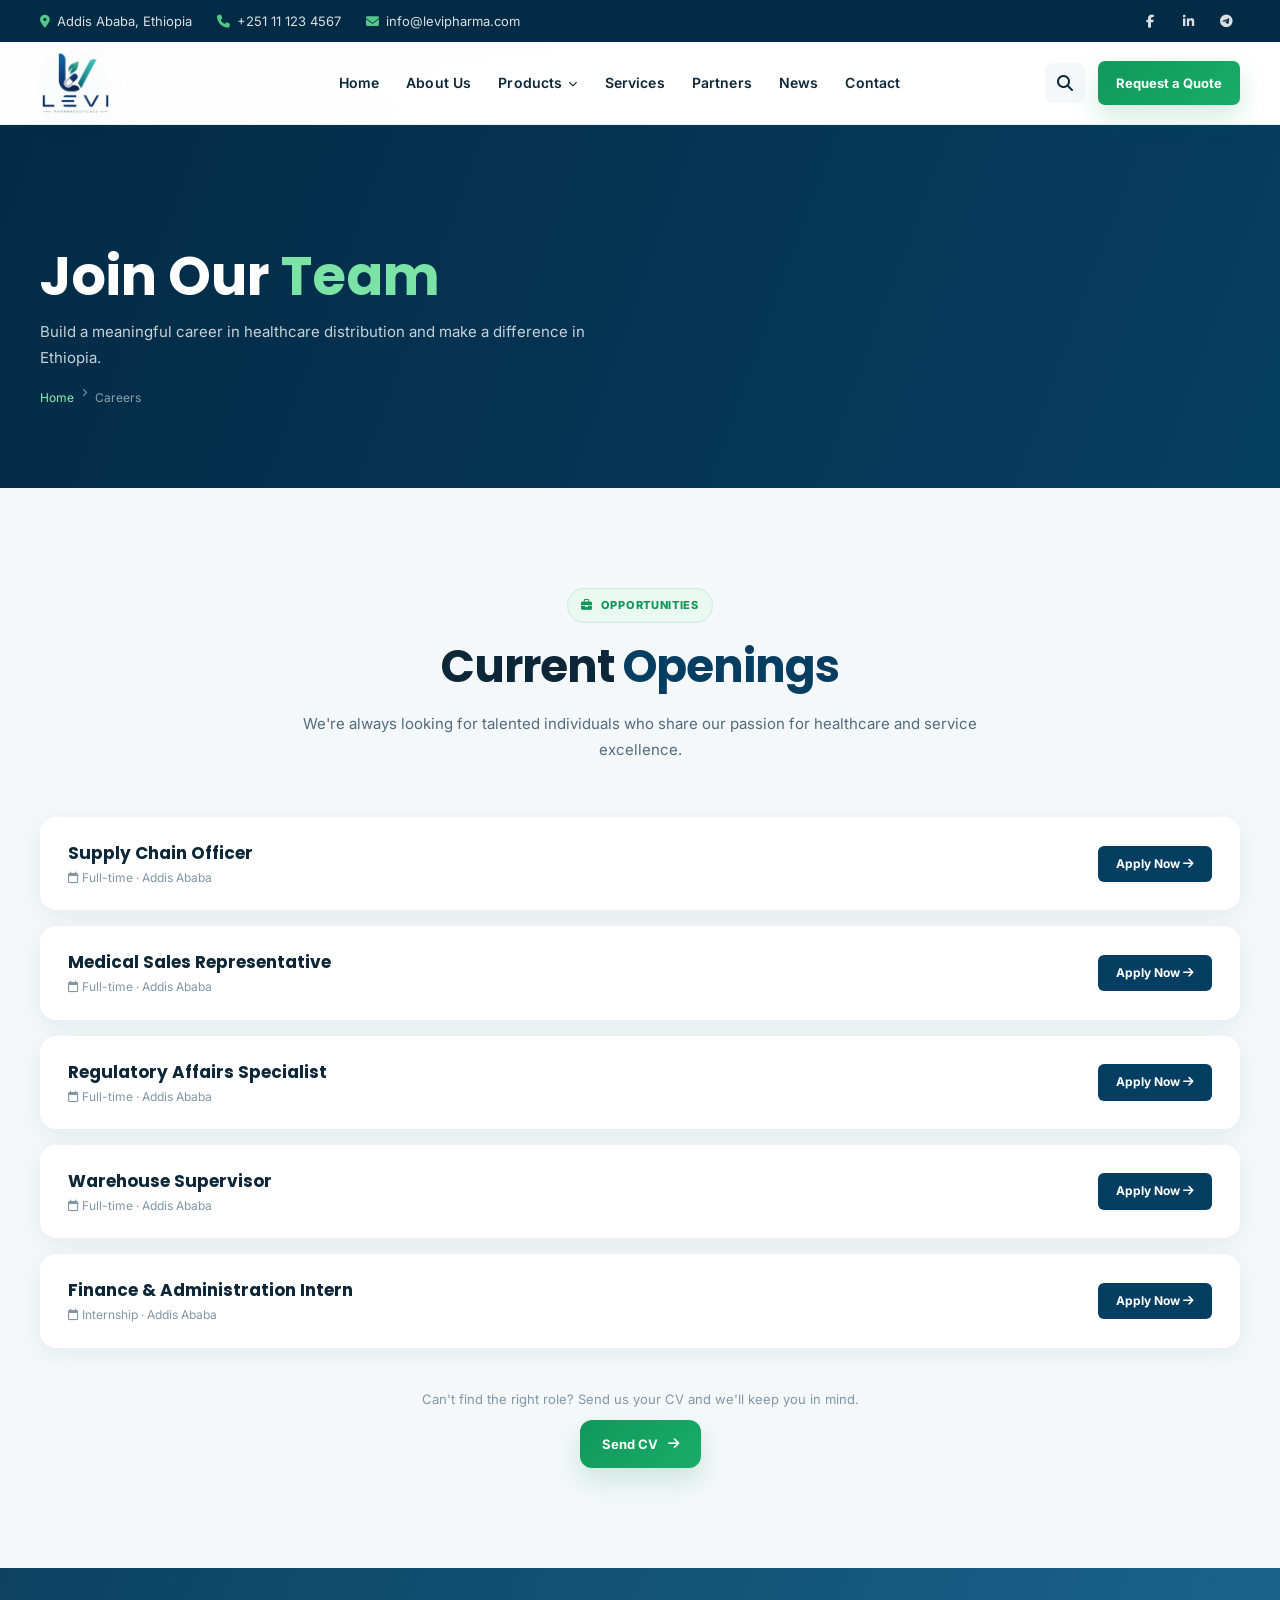
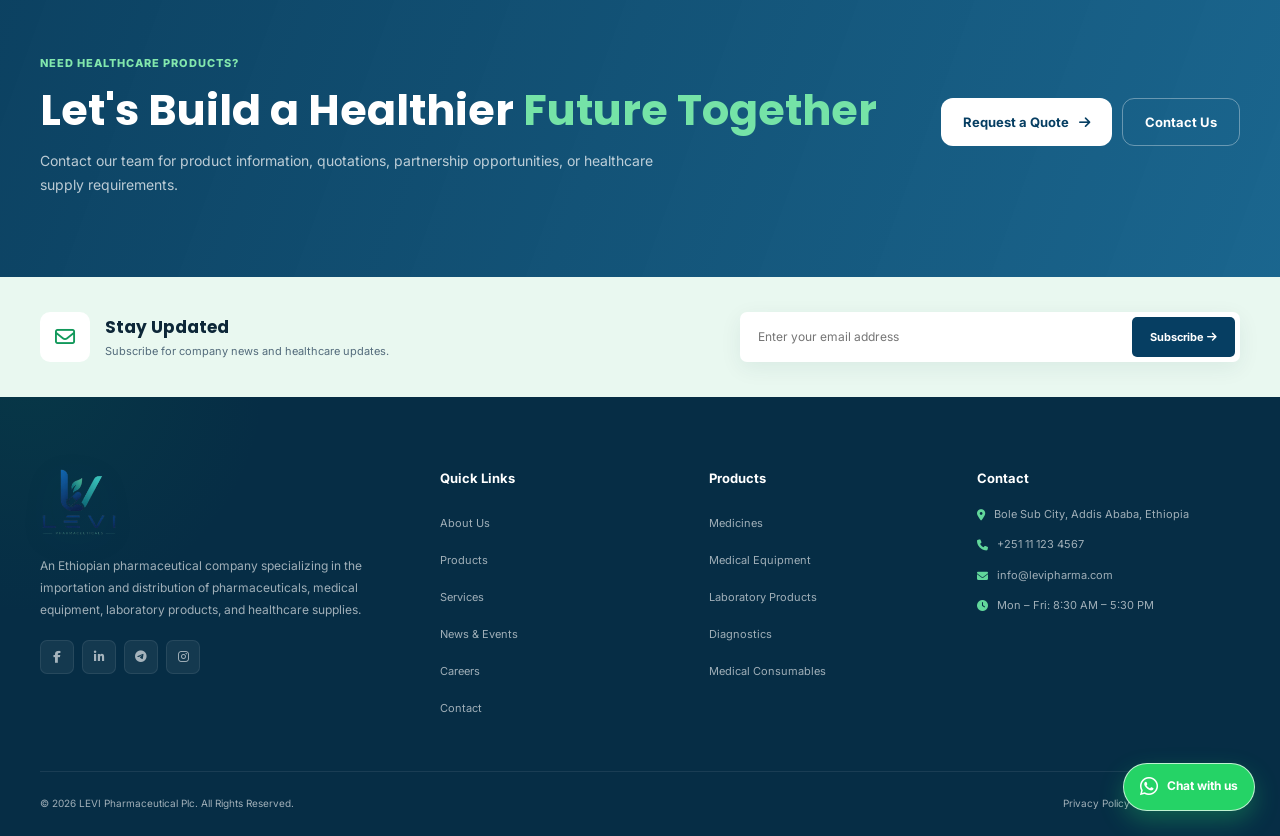
<file: careers.html>
<!DOCTYPE html>

<html lang="en">
<head>
<link href="images/favicon.png" rel="icon" sizes="192x192" type="image/png"/><link as="image" href="images/LEVI-logo-launch.png" rel="preload"/><meta content="Explore career opportunities and recruitment information at LEVI Pharmaceutical Plc in Ethiopia." name="description"/><meta charset="utf-8"/>
<meta content="width=device-width, initial-scale=1.0" name="viewport"/>
<title>Careers | LEVI Pharmaceutical Plc</title>
<link href="https://fonts.googleapis.com" rel="preconnect"/>
<link crossorigin="" href="https://fonts.gstatic.com" rel="preconnect"/>
<link href="https://fonts.googleapis.com/css2?family=Inter:wght@400;500;600;700;800&amp;family=Poppins:wght@400;500;600;700;800&amp;display=swap" rel="stylesheet"/>
<link href="https://cdnjs.cloudflare.com/ajax/libs/font-awesome/6.5.2/css/all.min.css" rel="stylesheet"/>
<link href="css/style.css" rel="stylesheet"/>
<style>
        .page-hero { position: relative; padding: 120px 0 80px; background: linear-gradient(110deg, var(--primary-dark), var(--primary)); color: var(--white); overflow: hidden; }
        .page-hero .container { position: relative; z-index: 2; }
        .page-hero h1 { font-family: "Poppins", sans-serif; font-size: clamp(36px, 4.5vw, 54px); line-height: 1.15; margin-bottom: 12px; }
        .page-hero h1 span { color: #7be3a6; }
        .page-hero p { max-width: 600px; color: rgba(255, 255, 255, 0.78); font-size: 15px; }
        .page-hero .breadcrumb { display: flex; gap: 8px; font-size: 12px; color: rgba(255, 255, 255, 0.55); margin-top: 18px; }
        .page-hero .breadcrumb a { color: #8aefb1; }
        .page-hero .breadcrumb a:hover { text-decoration: underline; }
        .careers-list .job-item { background: var(--white); padding: 22px 28px; border-radius: var(--radius); box-shadow: var(--shadow-sm); display: flex; justify-content: space-between; align-items: center; flex-wrap: wrap; gap: 15px; transition: var(--transition); margin-bottom: 16px; }
        .careers-list .job-item:hover { box-shadow: var(--shadow); transform: translateX(4px); }
        .careers-list .job-item h4 { color: var(--dark); font-family: "Poppins", sans-serif; font-size: 17px; }
        .careers-list .job-item .job-meta { font-size: 12px; color: var(--muted); }
        .careers-list .job-item .btn-small { background: var(--primary); color: var(--white); padding: 8px 18px; border-radius: 6px; font-size: 12px; font-weight: 700; transition: var(--transition); }
        .careers-list .job-item .btn-small:hover { background: var(--secondary); }
        @media (max-width: 480px) { .careers-list .job-item { flex-direction: column; align-items: flex-start; } }
    </style>
</head>
<body>
<!-- PRELOADER, TOP BAR, HEADER, SEARCH (paste from products.html) -->
<div id="preloader"><div class="loader"><div class="loader-icon"><i class="fa-solid fa-plus"></i></div><h3>LEVI Pharmaceutical</h3><div class="loader-line"></div></div></div>
<div class="top-bar"><div class="container top-bar-container"><div class="top-left"><span><i class="fa-solid fa-location-dot"></i> Addis Ababa, Ethiopia</span><span><i class="fa-solid fa-phone"></i> +251 11 123 4567</span><span><i class="fa-solid fa-envelope"></i> info@levipharma.com</span></div><div class="top-right"><a aria-label="Facebook" href="https://www.facebook.com/" rel="noopener" target="_blank"><i class="fa-brands fa-facebook-f"></i></a><a aria-label="LinkedIn" href="https://www.linkedin.com/" rel="noopener" target="_blank"><i class="fa-brands fa-linkedin-in"></i></a><a aria-label="Telegram" href="https://t.me/" rel="noopener" target="_blank"><i class="fa-brands fa-telegram"></i></a></div></div></div>
<header class="main-header" id="mainHeader"><div class="container nav-container"><a class="logo" href="index.html"><img alt="LEVI Pharmaceutical Plc" class="logo-img" src="images/LEVI-logo-launch.png"/></a><nav class="main-nav" id="mainNav"><ul><li><a href="index.html">Home</a></li><li><a href="about.html">About Us</a></li><li class="dropdown"><a href="products.html">Products <i class="fa-solid fa-chevron-down"></i></a><ul class="dropdown-menu"><li><a href="products.html#medicines">Medicines</a></li><li><a href="products.html#medical-equipment">Medical Equipment</a></li><li><a href="products.html#laboratory">Laboratory Products</a></li><li><a href="products.html#consumables">Medical Consumables</a></li><li><a href="products.html#diagnostics">Diagnostic Products</a></li></ul></li><li><a href="services.html">Services</a></li><li><a href="about.html#partners">Partners</a></li><li><a href="news.html">News</a></li><li><a href="contact.html">Contact</a></li></ul></nav><div class="nav-actions"><button aria-label="Search" class="search-btn" id="searchBtn"><i class="fa-solid fa-magnifying-glass"></i></button><a class="nav-quote-btn" href="contact.html#quote">Request a Quote</a><button aria-label="Open menu" class="mobile-menu-btn" id="mobileMenuBtn"><span></span><span></span><span></span></button></div></div></header>
<div class="search-overlay" id="searchOverlay"><button class="search-close" id="searchClose"><i class="fa-solid fa-xmark"></i></button><div class="search-container"><p>Search LEVI Pharmaceutical</p><div class="search-box"><input id="searchInput" placeholder="Search medicines, equipment, services..." type="text"/><button><i class="fa-solid fa-magnifying-glass"></i></button></div></div></div>
<!-- PAGE HERO -->
<section class="page-hero"><div class="container"><h1>Join Our <span>Team</span></h1><p>Build a meaningful career in healthcare distribution and make a difference in Ethiopia.</p><div class="breadcrumb"><a href="index.html">Home</a> <i class="fa-solid fa-chevron-right" style="font-size:8px;"></i> <span>Careers</span></div></div></section>
<section class="section-padding" style="background:var(--light);"><div class="container"><div class="section-heading centered"><span class="section-tag"><i class="fa-solid fa-briefcase"></i> Opportunities</span><h2>Current <span>Openings</span></h2><p>We're always looking for talented individuals who share our passion for healthcare and service excellence.</p></div><div class="careers-list"><div class="job-item"><div><h4>Supply Chain Officer</h4><div class="job-meta"><i class="fa-regular fa-calendar"></i> Full-time · Addis Ababa</div></div><a class="btn-small" href="mailto:hr@levipharma.com?subject=LEVI%20Pharmaceutical%20Job%20Application">Apply Now <i class="fa-solid fa-arrow-right"></i></a></div><div class="job-item"><div><h4>Medical Sales Representative</h4><div class="job-meta"><i class="fa-regular fa-calendar"></i> Full-time · Addis Ababa</div></div><a class="btn-small" href="mailto:hr@levipharma.com?subject=LEVI%20Pharmaceutical%20Job%20Application">Apply Now <i class="fa-solid fa-arrow-right"></i></a></div><div class="job-item"><div><h4>Regulatory Affairs Specialist</h4><div class="job-meta"><i class="fa-regular fa-calendar"></i> Full-time · Addis Ababa</div></div><a class="btn-small" href="mailto:hr@levipharma.com?subject=LEVI%20Pharmaceutical%20Job%20Application">Apply Now <i class="fa-solid fa-arrow-right"></i></a></div><div class="job-item"><div><h4>Warehouse Supervisor</h4><div class="job-meta"><i class="fa-regular fa-calendar"></i> Full-time · Addis Ababa</div></div><a class="btn-small" href="mailto:hr@levipharma.com?subject=LEVI%20Pharmaceutical%20Job%20Application">Apply Now <i class="fa-solid fa-arrow-right"></i></a></div><div class="job-item"><div><h4>Finance &amp; Administration Intern</h4><div class="job-meta"><i class="fa-regular fa-calendar"></i> Internship · Addis Ababa</div></div><a class="btn-small" href="mailto:hr@levipharma.com?subject=LEVI%20Pharmaceutical%20Job%20Application">Apply Now <i class="fa-solid fa-arrow-right"></i></a></div></div><div style="text-align:center;margin-top:40px;"><p style="font-size:13px;color:var(--muted);">Can't find the right role? Send us your CV and we'll keep you in mind.</p><a class="btn btn-primary" href="mailto:hr@levipharma.com?subject=Job%20Application" style="margin-top:10px;">Send CV <i class="fa-solid fa-arrow-right"></i></a></div></div></section>
<!-- CTA, NEWSLETTER, FOOTER (paste from products.html) -->
<section class="cta-section"><div class="cta-background"></div><div class="container cta-container"><div class="cta-content"><span class="cta-tag">Need Healthcare Products?</span><h2>Let's Build a Healthier <span>Future Together</span></h2><p>Contact our team for product information, quotations, partnership opportunities, or healthcare supply requirements.</p></div><div class="cta-buttons"><a class="btn btn-white" href="contact.html#quote">Request a Quote <i class="fa-solid fa-arrow-right"></i></a><a class="btn btn-transparent" href="contact.html">Contact Us</a></div></div></section>
<section class="newsletter-section"><div class="container newsletter-container"><div class="newsletter-content"><div class="newsletter-icon"><i class="fa-regular fa-envelope"></i></div><div><h3>Stay Updated</h3><p>Subscribe for company news and healthcare updates.</p></div></div><form class="newsletter-form" id="newsletterForm"><input placeholder="Enter your email address" required="" type="email"/><button type="submit">Subscribe <i class="fa-solid fa-arrow-right"></i></button></form></div></section>
<footer class="footer"><div class="container"><div class="footer-grid"><div class="footer-company"><a class="footer-logo" href="index.html"><img alt="LEVI Pharmaceutical Plc" class="footer-logo-img" src="images/LEVI-logo-launch.png"/></a><p>An Ethiopian pharmaceutical company specializing in the importation and distribution of pharmaceuticals, medical equipment, laboratory products, and healthcare supplies.</p><div class="footer-social"><a aria-label="Facebook" href="https://www.facebook.com/" rel="noopener" target="_blank"><i class="fa-brands fa-facebook-f"></i></a><a aria-label="LinkedIn" href="https://www.linkedin.com/" rel="noopener" target="_blank"><i class="fa-brands fa-linkedin-in"></i></a><a aria-label="Telegram" href="https://t.me/" rel="noopener" target="_blank"><i class="fa-brands fa-telegram"></i></a><a aria-label="Instagram" href="https://www.instagram.com/" rel="noopener" target="_blank"><i class="fa-brands fa-instagram"></i></a></div></div><div class="footer-column"><h4>Quick Links</h4><ul><li><a href="about.html">About Us</a></li><li><a href="products.html">Products</a></li><li><a href="services.html">Services</a></li><li><a href="news.html">News &amp; Events</a></li><li><a href="careers.html">Careers</a></li><li><a href="contact.html">Contact</a></li></ul></div><div class="footer-column"><h4>Products</h4><ul><li><a href="products.html#medicines">Medicines</a></li><li><a href="products.html#medical-equipment">Medical Equipment</a></li><li><a href="products.html#laboratory">Laboratory Products</a></li><li><a href="products.html#diagnostics">Diagnostics</a></li><li><a href="products.html#consumables">Medical Consumables</a></li></ul></div><div class="footer-column footer-contact"><h4>Contact</h4><p><i class="fa-solid fa-location-dot"></i> Bole Sub City, Addis Ababa, Ethiopia</p><p><i class="fa-solid fa-phone"></i> +251 11 123 4567</p><p><i class="fa-solid fa-envelope"></i> info@levipharma.com</p><p><i class="fa-solid fa-clock"></i> Mon – Fri: 8:30 AM – 5:30 PM</p></div></div><div class="footer-bottom"><p>© <span id="currentYear"></span> LEVI Pharmaceutical Plc. All Rights Reserved.</p><div><a href="contact.html#privacy-note">Privacy Policy</a><a href="contact.html#terms-note">Terms &amp; Conditions</a></div></div></div></footer>
<a class="whatsapp-btn" href="https://wa.me/251911234567" rel="noopener" target="_blank"><i class="fa-brands fa-whatsapp"></i><span>Chat with us</span></a>
<button class="back-to-top" id="backToTop"><i class="fa-solid fa-arrow-up"></i></button>
<script src="js/main.js"></script>
</body>
</html>
</file>
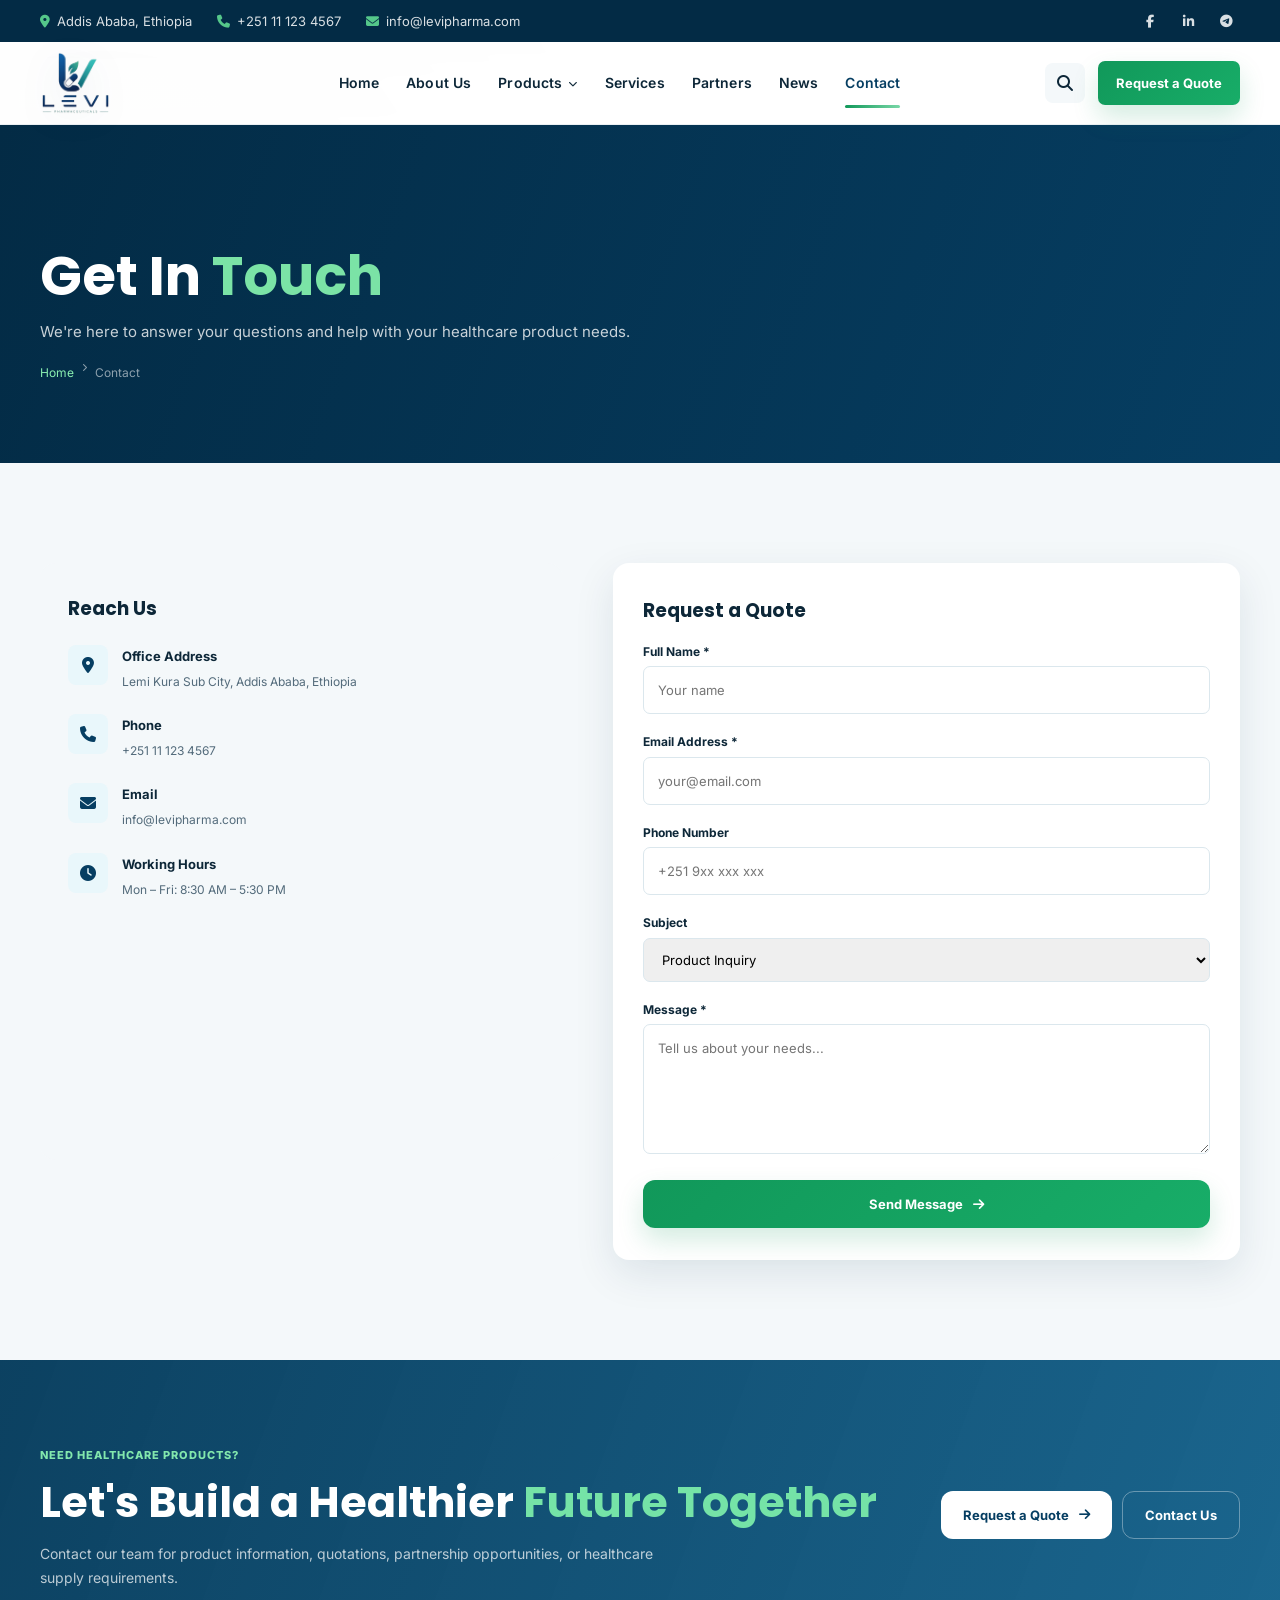
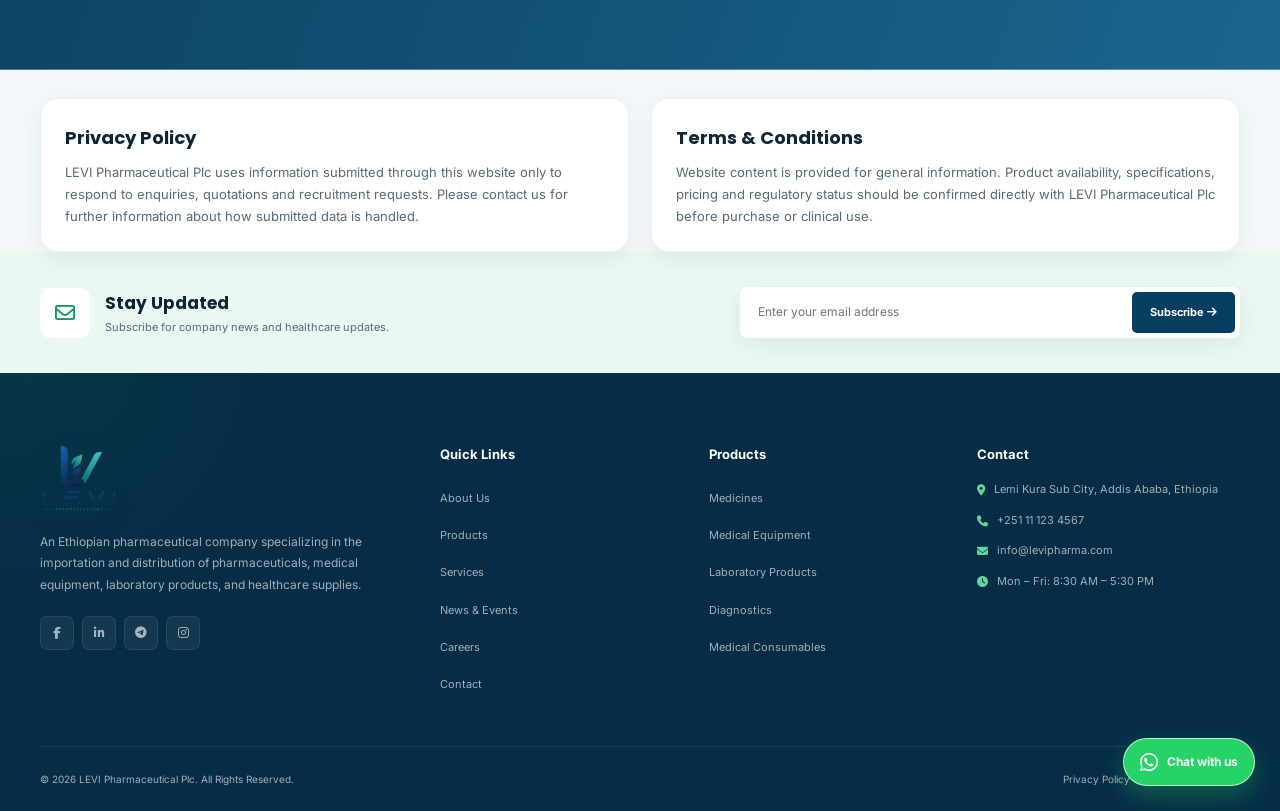
<file: contact.html>
<!DOCTYPE html>

<html lang="en">
<head>
<link href="images/favicon.png" rel="icon" sizes="192x192" type="image/png"/><link as="image" href="images/LEVI-logo-launch.png" rel="preload"/><meta content="Contact LEVI Pharmaceutical Plc for healthcare product enquiries, quotations, partnerships and support in Ethiopia." name="description"/><meta charset="utf-8"/>
<meta content="width=device-width, initial-scale=1.0" name="viewport"/>
<title>Contact | LEVI Pharmaceutical Plc</title>
<link href="https://fonts.googleapis.com" rel="preconnect"/>
<link crossorigin="" href="https://fonts.gstatic.com" rel="preconnect"/>
<link href="https://fonts.googleapis.com/css2?family=Inter:wght@400;500;600;700;800&amp;family=Poppins:wght@400;500;600;700;800&amp;display=swap" rel="stylesheet"/>
<link href="https://cdnjs.cloudflare.com/ajax/libs/font-awesome/6.5.2/css/all.min.css" rel="stylesheet"/>
<link href="css/style.css" rel="stylesheet"/>
<style>
        .page-hero { position: relative; padding: 120px 0 80px; background: linear-gradient(110deg, var(--primary-dark), var(--primary)); color: var(--white); overflow: hidden; }
        .page-hero .container { position: relative; z-index: 2; }
        .page-hero h1 { font-family: "Poppins", sans-serif; font-size: clamp(36px, 4.5vw, 54px); line-height: 1.15; margin-bottom: 12px; }
        .page-hero h1 span { color: #7be3a6; }
        .page-hero p { max-width: 600px; color: rgba(255, 255, 255, 0.78); font-size: 15px; }
        .page-hero .breadcrumb { display: flex; gap: 8px; font-size: 12px; color: rgba(255, 255, 255, 0.55); margin-top: 18px; }
        .page-hero .breadcrumb a { color: #8aefb1; }
        .page-hero .breadcrumb a:hover { text-decoration: underline; }
        .contact-page-grid { display: grid; grid-template-columns: 1fr 1.2fr; gap: 50px; align-items: start; }
        .contact-page-grid .contact-info-box { background: var(--light); padding: 30px 28px; border-radius: var(--radius); }
        .contact-page-grid .contact-info-box .detail { display: flex; gap: 14px; margin-bottom: 20px; }
        .contact-page-grid .contact-info-box .detail i { width: 40px; height: 40px; display: grid; place-items: center; background: var(--primary-light); color: var(--primary); border-radius: 8px; }
        .contact-page-grid .contact-info-box .detail div strong { display: block; color: var(--dark); font-size: 13px; }
        .contact-page-grid .contact-info-box .detail div span { font-size: 12px; color: var(--text); }
        .contact-form-box { background: white; padding: 32px 30px; border-radius: var(--radius); box-shadow: var(--shadow); }
        .contact-form-box .form-group { margin-bottom: 18px; }
        .contact-form-box label { display: block; font-size: 12px; font-weight: 700; color: var(--dark); margin-bottom: 4px; }
        .contact-form-box input, .contact-form-box textarea, .contact-form-box select { width: 100%; padding: 12px 14px; border: 1px solid var(--border); border-radius: 7px; font-size: 13px; transition: var(--transition); outline: 0; }
        .contact-form-box input:focus, .contact-form-box textarea:focus, .contact-form-box select:focus { border-color: var(--primary); box-shadow: 0 0 0 3px rgba(7, 89, 133, 0.12); }
        .contact-form-box textarea { min-height: 130px; resize: vertical; }
        .contact-form-box .btn { width: 100%; }
        @media (max-width: 768px) { .contact-page-grid { grid-template-columns: 1fr; } }
    </style>
</head>
<body>
<!-- PRELOADER, TOP BAR, HEADER, SEARCH (paste from products.html) -->
<div id="preloader"><div class="loader"><img alt="LEVI Pharmaceutical Plc" class="loader-brand" src="images/LEVI-logo-launch.png"/><p aria-live="polite" class="loader-status">Preparing your healthcare experience…</p><div class="loader-line"></div></div></div>
<div class="top-bar"><div class="container top-bar-container"><div class="top-left"><span><i class="fa-solid fa-location-dot"></i> Addis Ababa, Ethiopia</span><span><i class="fa-solid fa-phone"></i> +251 11 123 4567</span><span><i class="fa-solid fa-envelope"></i> info@levipharma.com</span></div><div class="top-right"><a aria-label="Facebook" href="https://www.facebook.com/" rel="noopener" target="_blank"><i class="fa-brands fa-facebook-f"></i></a><a aria-label="LinkedIn" href="https://www.linkedin.com/" rel="noopener" target="_blank"><i class="fa-brands fa-linkedin-in"></i></a><a aria-label="Telegram" href="https://t.me/" rel="noopener" target="_blank"><i class="fa-brands fa-telegram"></i></a></div></div></div>
<header class="main-header" id="mainHeader"><div class="container nav-container"><a class="logo" href="index.html"><img alt="LEVI Pharmaceutical Plc" class="logo-img" src="images/LEVI-logo-launch.png"/></a><nav class="main-nav" id="mainNav"><ul><li><a href="index.html">Home</a></li><li><a href="about.html">About Us</a></li><li class="dropdown"><a href="products.html">Products <i class="fa-solid fa-chevron-down"></i></a><ul class="dropdown-menu"><li><a href="products.html#medicines">Medicines</a></li><li><a href="products.html#medical-equipment">Medical Equipment</a></li><li><a href="products.html#laboratory">Laboratory Products</a></li><li><a href="products.html#consumables">Medical Consumables</a></li><li><a href="products.html#diagnostics">Diagnostic Products</a></li></ul></li><li><a href="services.html">Services</a></li><li><a href="about.html#partners">Partners</a></li><li><a href="news.html">News</a></li><li><a class="active" href="contact.html">Contact</a></li></ul></nav><div class="nav-actions"><button aria-label="Search" class="search-btn" id="searchBtn"><i class="fa-solid fa-magnifying-glass"></i></button><a class="nav-quote-btn" href="contact.html#quote">Request a Quote</a><button aria-label="Open menu" class="mobile-menu-btn" id="mobileMenuBtn"><span></span><span></span><span></span></button></div></div></header>
<div class="search-overlay" id="searchOverlay"><button class="search-close" id="searchClose"><i class="fa-solid fa-xmark"></i></button><div class="search-container"><p>Search LEVI Pharmaceutical</p><div class="search-box"><input id="searchInput" placeholder="Search medicines, equipment, services..." type="text"/><button><i class="fa-solid fa-magnifying-glass"></i></button></div></div></div>
<!-- PAGE HERO -->
<section class="page-hero"><div class="container"><h1>Get In <span>Touch</span></h1><p>We're here to answer your questions and help with your healthcare product needs.</p><div class="breadcrumb"><a href="index.html">Home</a> <i class="fa-solid fa-chevron-right" style="font-size:8px;"></i> <span>Contact</span></div></div></section>
<section class="section-padding" style="background:var(--light);"><div class="container"><div class="contact-page-grid"><div class="contact-info-box"><h3 style="font-family:'Poppins',sans-serif;color:var(--dark);margin-bottom:20px;">Reach Us</h3><div class="detail"><i class="fa-solid fa-location-dot"></i><div><strong>Office Address</strong><span>Lemi Kura Sub City, Addis Ababa, Ethiopia</span></div></div><div class="detail"><i class="fa-solid fa-phone"></i><div><strong>Phone</strong><span>+251 11 123 4567</span></div></div><div class="detail"><i class="fa-solid fa-envelope"></i><div><strong>Email</strong><span>info@levipharma.com</span></div></div><div class="detail"><i class="fa-solid fa-clock"></i><div><strong>Working Hours</strong><span>Mon – Fri: 8:30 AM – 5:30 PM</span></div></div><div style="margin-top:20px;"><iframe loading="lazy" src="https://www.google.com/maps?q=lemikura%2C%20Addis%20Ababa%2C%20Ethiopia&amp;output=embed" style="width:100%;height:200px;border:0;border-radius:8px;"></iframe></div></div><div class="contact-form-box" id="quote"><h3 style="font-family:'Poppins',sans-serif;color:var(--dark);margin-bottom:15px;">Request a Quote</h3><form id="contactForm"><div class="form-group"><label for="name">Full Name *</label><input id="name" placeholder="Your name" required="" type="text"/></div><div class="form-group"><label for="email">Email Address *</label><input id="email" placeholder="your@email.com" required="" type="email"/></div><div class="form-group"><label for="phone">Phone Number</label><input id="phone" placeholder="+251 9xx xxx xxx" type="tel"/></div><div class="form-group"><label for="subject">Subject</label><select id="subject"><option>Product Inquiry</option><option>Request a Quote</option><option>Partnership</option><option>General Question</option></select></div><div class="form-group"><label for="message">Message *</label><textarea id="message" placeholder="Tell us about your needs..." required=""></textarea></div><button class="btn btn-primary" type="submit">Send Message <i class="fa-solid fa-arrow-right"></i></button></form></div></div></div></section>
<!-- CTA, NEWSLETTER, FOOTER (paste from products.html) -->
<section class="cta-section"><div class="cta-background"></div><div class="container cta-container"><div class="cta-content"><span class="cta-tag">Need Healthcare Products?</span><h2>Let's Build a Healthier <span>Future Together</span></h2><p>Contact our team for product information, quotations, partnership opportunities, or healthcare supply requirements.</p></div><div class="cta-buttons"><a class="btn btn-white" href="contact.html#quote">Request a Quote <i class="fa-solid fa-arrow-right"></i></a><a class="btn btn-transparent" href="contact.html">Contact Us</a></div></div></section>
<section aria-label="Website policies" class="legal-notes"><div class="container legal-notes-grid"><article id="privacy-note"><h3>Privacy Policy</h3><p>LEVI Pharmaceutical Plc uses information submitted through this website only to respond to enquiries, quotations and recruitment requests. Please contact us for further information about how submitted data is handled.</p></article><article id="terms-note"><h3>Terms &amp; Conditions</h3><p>Website content is provided for general information. Product availability, specifications, pricing and regulatory status should be confirmed directly with LEVI Pharmaceutical Plc before purchase or clinical use.</p></article></div></section>
<section class="newsletter-section"><div class="container newsletter-container"><div class="newsletter-content"><div class="newsletter-icon"><i class="fa-regular fa-envelope"></i></div><div><h3>Stay Updated</h3><p>Subscribe for company news and healthcare updates.</p></div></div><form class="newsletter-form" id="newsletterForm"><input placeholder="Enter your email address" required="" type="email"/><button type="submit">Subscribe <i class="fa-solid fa-arrow-right"></i></button></form></div></section>
<footer class="footer"><div class="container"><div class="footer-grid"><div class="footer-company"><a class="footer-logo" href="index.html"><img alt="LEVI Pharmaceutical Plc" class="footer-logo-img" src="images/LEVI-logo-launch.png"/></a><p>An Ethiopian pharmaceutical company specializing in the importation and distribution of pharmaceuticals, medical equipment, laboratory products, and healthcare supplies.</p><div class="footer-social"><a aria-label="Facebook" href="https://www.facebook.com/" rel="noopener" target="_blank"><i class="fa-brands fa-facebook-f"></i></a><a aria-label="LinkedIn" href="https://www.linkedin.com/" rel="noopener" target="_blank"><i class="fa-brands fa-linkedin-in"></i></a><a aria-label="Telegram" href="https://t.me/" rel="noopener" target="_blank"><i class="fa-brands fa-telegram"></i></a><a aria-label="Instagram" href="https://www.instagram.com/" rel="noopener" target="_blank"><i class="fa-brands fa-instagram"></i></a></div></div><div class="footer-column"><h4>Quick Links</h4><ul><li><a href="about.html">About Us</a></li><li><a href="products.html">Products</a></li><li><a href="services.html">Services</a></li><li><a href="news.html">News &amp; Events</a></li><li><a href="careers.html">Careers</a></li><li><a href="contact.html">Contact</a></li></ul></div><div class="footer-column"><h4>Products</h4><ul><li><a href="products.html#medicines">Medicines</a></li><li><a href="products.html#medical-equipment">Medical Equipment</a></li><li><a href="products.html#laboratory">Laboratory Products</a></li><li><a href="products.html#diagnostics">Diagnostics</a></li><li><a href="products.html#consumables">Medical Consumables</a></li></ul></div><div class="footer-column footer-contact"><h4>Contact</h4><p><i class="fa-solid fa-location-dot"></i> Lemi Kura Sub City, Addis Ababa, Ethiopia</p><p><i class="fa-solid fa-phone"></i> +251 11 123 4567</p><p><i class="fa-solid fa-envelope"></i> info@levipharma.com</p><p><i class="fa-solid fa-clock"></i> Mon – Fri: 8:30 AM – 5:30 PM</p></div></div><div class="footer-bottom"><p>© <span id="currentYear"></span> LEVI Pharmaceutical Plc. All Rights Reserved.</p><div><a href="contact.html#privacy-note">Privacy Policy</a><a href="contact.html#terms-note">Terms &amp; Conditions</a></div></div></div></footer>
<a class="whatsapp-btn" href="https://wa.me/251911234567" rel="noopener" target="_blank"><i class="fa-brands fa-whatsapp"></i><span>Chat with us</span></a>
<button class="back-to-top" id="backToTop"><i class="fa-solid fa-arrow-up"></i></button>
<script src="js/main.js"></script>
</body>
</html>
</file>
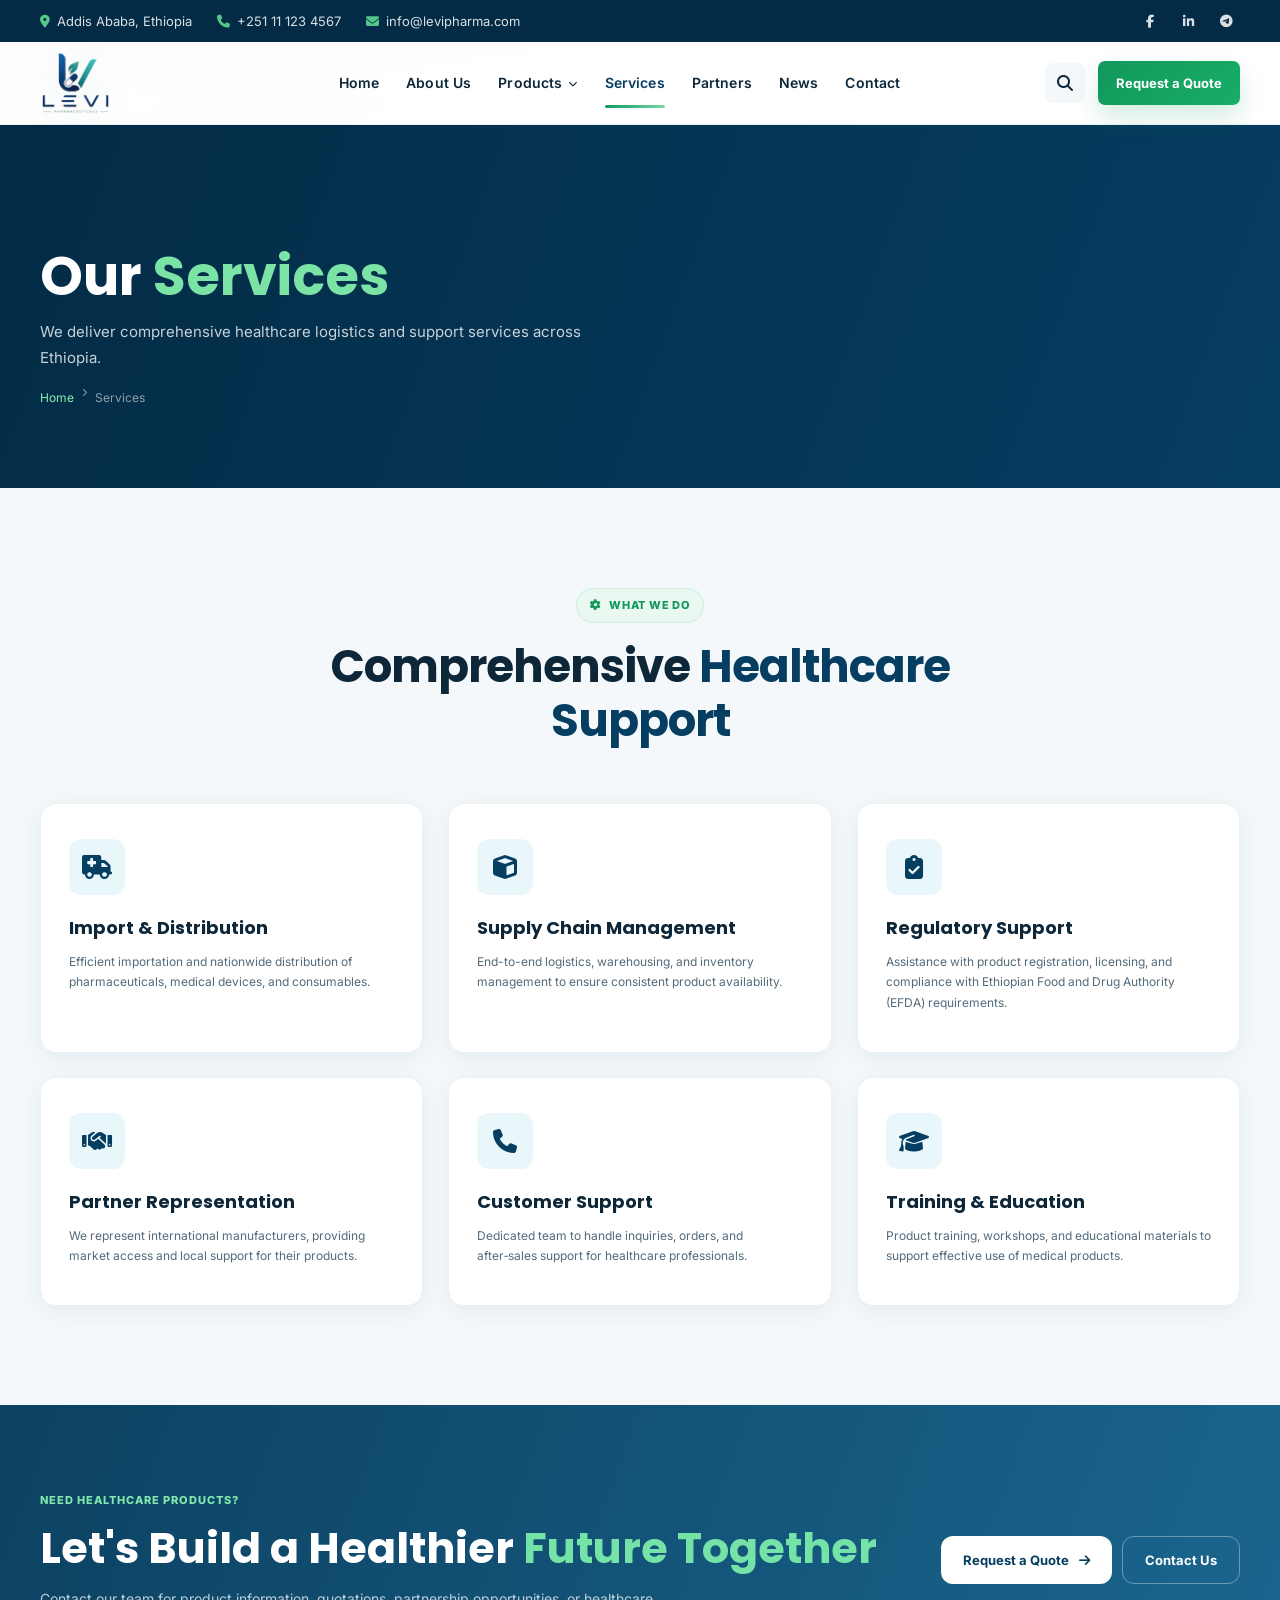
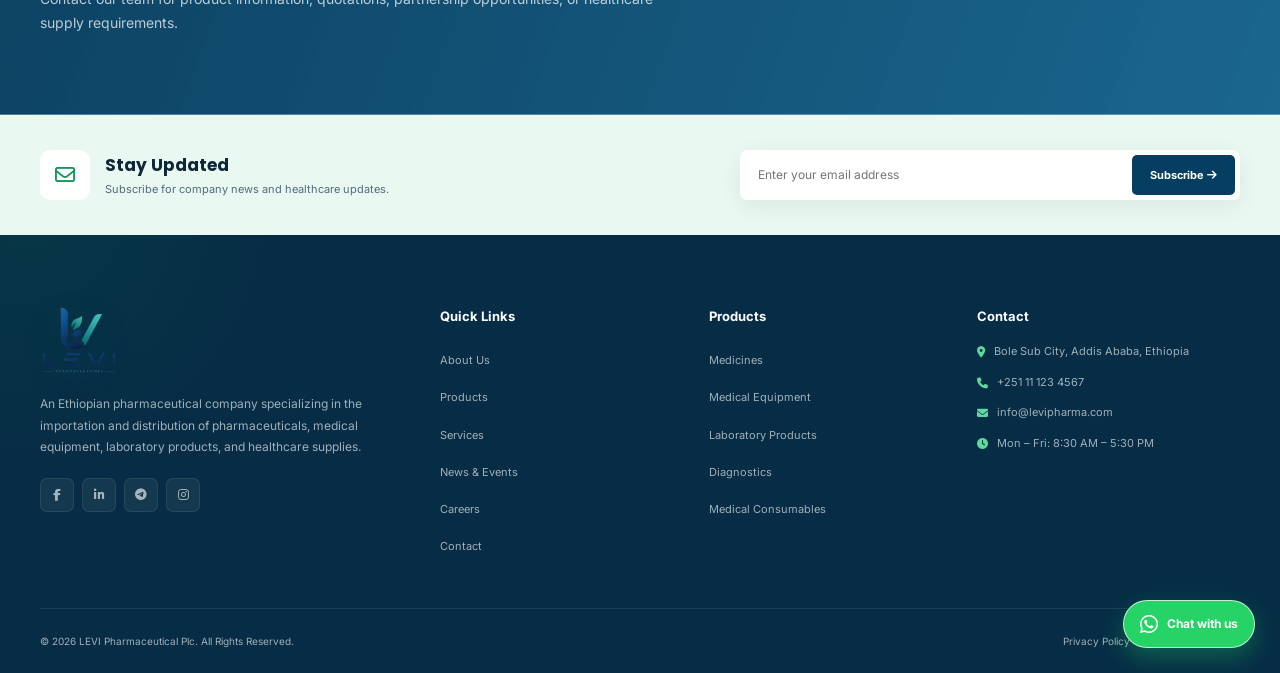
<file: services.html>
<!DOCTYPE html>

<html lang="en">
<head>
<link href="images/favicon.png" rel="icon" sizes="192x192" type="image/png"/><link as="image" href="images/LEVI-logo-launch.png" rel="preload"/><meta content="Discover healthcare import, distribution, supply and support services from LEVI Pharmaceutical Plc." name="description"/><meta charset="utf-8"/>
<meta content="width=device-width, initial-scale=1.0" name="viewport"/>
<title>Services | LEVI Pharmaceutical Plc</title>
<link href="https://fonts.googleapis.com" rel="preconnect"/>
<link crossorigin="" href="https://fonts.gstatic.com" rel="preconnect"/>
<link href="https://fonts.googleapis.com/css2?family=Inter:wght@400;500;600;700;800&amp;family=Poppins:wght@400;500;600;700;800&amp;display=swap" rel="stylesheet"/>
<link href="https://cdnjs.cloudflare.com/ajax/libs/font-awesome/6.5.2/css/all.min.css" rel="stylesheet"/>
<link href="css/style.css" rel="stylesheet"/>
<style>
        .page-hero { position: relative; padding: 120px 0 80px; background: linear-gradient(110deg, var(--primary-dark), var(--primary)); color: var(--white); overflow: hidden; }
        .page-hero .container { position: relative; z-index: 2; }
        .page-hero h1 { font-family: "Poppins", sans-serif; font-size: clamp(36px, 4.5vw, 54px); line-height: 1.15; margin-bottom: 12px; }
        .page-hero h1 span { color: #7be3a6; }
        .page-hero p { max-width: 600px; color: rgba(255, 255, 255, 0.78); font-size: 15px; }
        .page-hero .breadcrumb { display: flex; gap: 8px; font-size: 12px; color: rgba(255, 255, 255, 0.55); margin-top: 18px; }
        .page-hero .breadcrumb a { color: #8aefb1; }
        .page-hero .breadcrumb a:hover { text-decoration: underline; }
        .services-grid { display: grid; grid-template-columns: repeat(3, 1fr); gap: 25px; }
        .service-card { background: var(--white); padding: 35px 28px; border-radius: var(--radius); box-shadow: var(--shadow-sm); transition: var(--transition); border-bottom: 4px solid transparent; }
        .service-card:hover { transform: translateY(-6px); box-shadow: var(--shadow); border-bottom-color: var(--secondary); }
        .service-card .service-icon { width: 56px; height: 56px; display: grid; place-items: center; background: var(--primary-light); color: var(--primary); border-radius: 12px; font-size: 24px; margin-bottom: 18px; }
        .service-card h3 { color: var(--dark); font-family: "Poppins", sans-serif; font-size: 18px; margin-bottom: 8px; }
        .service-card p { font-size: 12px; color: var(--text); }
        @media (max-width: 1024px) { .services-grid { grid-template-columns: repeat(2, 1fr); } }
        @media (max-width: 600px) { .services-grid { grid-template-columns: 1fr; } }
    </style>
</head>
<body>
<!-- PRELOADER, TOP BAR, HEADER, SEARCH OVERLAY (copy from products.html or index.html) -->
<div id="preloader"><div class="loader"><div class="loader-icon"><i class="fa-solid fa-plus"></i></div><h3>LEVI Pharmaceutical</h3><div class="loader-line"></div></div></div>
<div class="top-bar"><div class="container top-bar-container"><div class="top-left"><span><i class="fa-solid fa-location-dot"></i> Addis Ababa, Ethiopia</span><span><i class="fa-solid fa-phone"></i> +251 11 123 4567</span><span><i class="fa-solid fa-envelope"></i> info@levipharma.com</span></div><div class="top-right"><a aria-label="Facebook" href="https://www.facebook.com/" rel="noopener" target="_blank"><i class="fa-brands fa-facebook-f"></i></a><a aria-label="LinkedIn" href="https://www.linkedin.com/" rel="noopener" target="_blank"><i class="fa-brands fa-linkedin-in"></i></a><a aria-label="Telegram" href="https://t.me/" rel="noopener" target="_blank"><i class="fa-brands fa-telegram"></i></a></div></div></div>
<header class="main-header" id="mainHeader"><div class="container nav-container"><a class="logo" href="index.html"><img alt="LEVI Pharmaceutical Plc" class="logo-img" src="images/LEVI-logo-launch.png"/></a><nav class="main-nav" id="mainNav"><ul><li><a href="index.html">Home</a></li><li><a href="about.html">About Us</a></li><li class="dropdown"><a href="products.html">Products <i class="fa-solid fa-chevron-down"></i></a><ul class="dropdown-menu"><li><a href="products.html#medicines">Medicines</a></li><li><a href="products.html#medical-equipment">Medical Equipment</a></li><li><a href="products.html#laboratory">Laboratory Products</a></li><li><a href="products.html#consumables">Medical Consumables</a></li><li><a href="products.html#diagnostics">Diagnostic Products</a></li></ul></li><li><a class="active" href="services.html">Services</a></li><li><a href="about.html#partners">Partners</a></li><li><a href="news.html">News</a></li><li><a href="contact.html">Contact</a></li></ul></nav><div class="nav-actions"><button aria-label="Search" class="search-btn" id="searchBtn"><i class="fa-solid fa-magnifying-glass"></i></button><a class="nav-quote-btn" href="contact.html#quote">Request a Quote</a><button aria-label="Open menu" class="mobile-menu-btn" id="mobileMenuBtn"><span></span><span></span><span></span></button></div></div></header>
<div class="search-overlay" id="searchOverlay"><button class="search-close" id="searchClose"><i class="fa-solid fa-xmark"></i></button><div class="search-container"><p>Search LEVI Pharmaceutical</p><div class="search-box"><input id="searchInput" placeholder="Search medicines, equipment, services..." type="text"/><button><i class="fa-solid fa-magnifying-glass"></i></button></div></div></div>
<!-- PAGE HERO -->
<section class="page-hero"><div class="container"><h1>Our <span>Services</span></h1><p>We deliver comprehensive healthcare logistics and support services across Ethiopia.</p><div class="breadcrumb"><a href="index.html">Home</a> <i class="fa-solid fa-chevron-right" style="font-size:8px;"></i> <span>Services</span></div></div></section>
<section class="section-padding" style="background:var(--light);"><div class="container"><div class="section-heading centered"><span class="section-tag"><i class="fa-solid fa-gear"></i> What We Do</span><h2>Comprehensive <span>Healthcare Support</span></h2></div><div class="services-grid"><div class="service-card"><div class="service-icon"><i class="fa-solid fa-truck-medical"></i></div><h3>Import &amp; Distribution</h3><p>Efficient importation and nationwide distribution of pharmaceuticals, medical devices, and consumables.</p></div><div class="service-card"><div class="service-icon"><i class="fa-solid fa-cube"></i></div><h3>Supply Chain Management</h3><p>End-to-end logistics, warehousing, and inventory management to ensure consistent product availability.</p></div><div class="service-card"><div class="service-icon"><i class="fa-solid fa-clipboard-check"></i></div><h3>Regulatory Support</h3><p>Assistance with product registration, licensing, and compliance with Ethiopian Food and Drug Authority (EFDA) requirements.</p></div><div class="service-card"><div class="service-icon"><i class="fa-solid fa-handshake"></i></div><h3>Partner Representation</h3><p>We represent international manufacturers, providing market access and local support for their products.</p></div><div class="service-card"><div class="service-icon"><i class="fa-solid fa-phone"></i></div><h3>Customer Support</h3><p>Dedicated team to handle inquiries, orders, and after‑sales support for healthcare professionals.</p></div><div class="service-card"><div class="service-icon"><i class="fa-solid fa-graduation-cap"></i></div><h3>Training &amp; Education</h3><p>Product training, workshops, and educational materials to support effective use of medical products.</p></div></div></div></section>
<!-- CTA, NEWSLETTER, FOOTER (copy from products.html) -->
<section class="cta-section"><div class="cta-background"></div><div class="container cta-container"><div class="cta-content"><span class="cta-tag">Need Healthcare Products?</span><h2>Let's Build a Healthier <span>Future Together</span></h2><p>Contact our team for product information, quotations, partnership opportunities, or healthcare supply requirements.</p></div><div class="cta-buttons"><a class="btn btn-white" href="contact.html#quote">Request a Quote <i class="fa-solid fa-arrow-right"></i></a><a class="btn btn-transparent" href="contact.html">Contact Us</a></div></div></section>
<section class="newsletter-section"><div class="container newsletter-container"><div class="newsletter-content"><div class="newsletter-icon"><i class="fa-regular fa-envelope"></i></div><div><h3>Stay Updated</h3><p>Subscribe for company news and healthcare updates.</p></div></div><form class="newsletter-form" id="newsletterForm"><input placeholder="Enter your email address" required="" type="email"/><button type="submit">Subscribe <i class="fa-solid fa-arrow-right"></i></button></form></div></section>
<footer class="footer"><div class="container"><div class="footer-grid"><div class="footer-company"><a class="footer-logo" href="index.html"><img alt="LEVI Pharmaceutical Plc" class="footer-logo-img" src="images/LEVI-logo-launch.png"/></a><p>An Ethiopian pharmaceutical company specializing in the importation and distribution of pharmaceuticals, medical equipment, laboratory products, and healthcare supplies.</p><div class="footer-social"><a aria-label="Facebook" href="https://www.facebook.com/" rel="noopener" target="_blank"><i class="fa-brands fa-facebook-f"></i></a><a aria-label="LinkedIn" href="https://www.linkedin.com/" rel="noopener" target="_blank"><i class="fa-brands fa-linkedin-in"></i></a><a aria-label="Telegram" href="https://t.me/" rel="noopener" target="_blank"><i class="fa-brands fa-telegram"></i></a><a aria-label="Instagram" href="https://www.instagram.com/" rel="noopener" target="_blank"><i class="fa-brands fa-instagram"></i></a></div></div><div class="footer-column"><h4>Quick Links</h4><ul><li><a href="about.html">About Us</a></li><li><a href="products.html">Products</a></li><li><a href="services.html">Services</a></li><li><a href="news.html">News &amp; Events</a></li><li><a href="careers.html">Careers</a></li><li><a href="contact.html">Contact</a></li></ul></div><div class="footer-column"><h4>Products</h4><ul><li><a href="products.html#medicines">Medicines</a></li><li><a href="products.html#medical-equipment">Medical Equipment</a></li><li><a href="products.html#laboratory">Laboratory Products</a></li><li><a href="products.html#diagnostics">Diagnostics</a></li><li><a href="products.html#consumables">Medical Consumables</a></li></ul></div><div class="footer-column footer-contact"><h4>Contact</h4><p><i class="fa-solid fa-location-dot"></i> Bole Sub City, Addis Ababa, Ethiopia</p><p><i class="fa-solid fa-phone"></i> +251 11 123 4567</p><p><i class="fa-solid fa-envelope"></i> info@levipharma.com</p><p><i class="fa-solid fa-clock"></i> Mon – Fri: 8:30 AM – 5:30 PM</p></div></div><div class="footer-bottom"><p>© <span id="currentYear"></span> LEVI Pharmaceutical Plc. All Rights Reserved.</p><div><a href="contact.html#privacy-note">Privacy Policy</a><a href="contact.html#terms-note">Terms &amp; Conditions</a></div></div></div></footer>
<a class="whatsapp-btn" href="https://wa.me/251911234567" rel="noopener" target="_blank"><i class="fa-brands fa-whatsapp"></i><span>Chat with us</span></a>
<button class="back-to-top" id="backToTop"><i class="fa-solid fa-arrow-up"></i></button>
<script src="js/main.js"></script>
</body>
</html>
</file>
<file: css/style.css>
/* =========================================================
   LEVI PHARMACEUTICAL PLC
   MAIN STYLESHEET
========================================================= */

:root {

    --primary: #075985;
    --primary-dark: #043b5c;
    --primary-light: #e7f5fb;

    --secondary: #16a34a;
    --secondary-dark: #087f38;
    --secondary-light: #eaf8ef;

    --accent: #f5b700;

    --dark: #102a43;
    --text: #486581;
    --muted: #829ab1;

    --white: #ffffff;
    --light: #f7fafc;
    --border: #d9e2ec;

    --shadow-sm:
        0 4px 15px rgba(16, 42, 67, .06);

    --shadow:
        0 10px 35px rgba(16, 42, 67, .10);

    --shadow-lg:
        0 20px 60px rgba(16, 42, 67, .15);

    --radius: 12px;
    --radius-lg: 20px;

    --transition: all .3s ease;

    --container: 1200px;
}


/* =========================================================
   RESET
========================================================= */

* {
    margin: 0;
    padding: 0;
    box-sizing: border-box;
}


html {
    scroll-behavior: smooth;
}


body {
    font-family: "Inter", sans-serif;
    color: var(--text);
    background: var(--white);
    line-height: 1.7;
    overflow-x: hidden;
}


img {
    max-width: 100%;
    display: block;
}


a {
    text-decoration: none;
    color: inherit;
}


button,
input,
textarea,
select {
    font: inherit;
}


button {
    cursor: pointer;
    border: 0;
}


ul {
    list-style: none;
}


.container {
    width: min(
        calc(100% - 40px),
        var(--container)
    );

    margin-inline: auto;
}


.section-padding {
    padding: 100px 0;
}


/* =========================================================
   PRELOADER
========================================================= */

#preloader {
    position: fixed;
    inset: 0;
    z-index: 99999;
    background: var(--white);
    display: grid;
    place-items: center;
    transition: opacity .5s ease,
                visibility .5s ease;
}


#preloader.loaded {
    opacity: 0;
    visibility: hidden;
}


.loader {
    text-align: center;
}


.loader-icon {
    width: 70px;
    height: 70px;

    margin: auto auto 15px;

    display: grid;
    place-items: center;

    background: var(--primary);
    color: var(--white);

    border-radius: 18px;

    font-size: 32px;

    animation:
        loaderPulse 1.2s infinite;
}


.loader h3 {
    color: var(--primary);
    font-size: 18px;
}


.loader-line {
    width: 100px;
    height: 3px;

    background:
        linear-gradient(
            90deg,
            var(--primary),
            var(--secondary)
        );

    margin: 15px auto 0;

    border-radius: 20px;
}


@keyframes loaderPulse {

    0%,
    100% {
        transform: scale(1);
    }

    50% {
        transform: scale(1.08);
    }
}


/* =========================================================
   TOP BAR
========================================================= */

.top-bar {
    background: var(--primary-dark);
    color: rgba(255,255,255,.85);
    font-size: 13px;
}


.top-bar-container {
    min-height: 42px;

    display: flex;
    align-items: center;
    justify-content: space-between;

    gap: 20px;
}


.top-left {
    display: flex;
    align-items: center;
    gap: 25px;
}


.top-left span {
    display: flex;
    align-items: center;
    gap: 7px;
}


.top-left i {
    color: #55c78a;
}


.top-right {
    display: flex;
    gap: 10px;
}


.top-right a {
    width: 28px;
    height: 28px;

    display: grid;
    place-items: center;

    border-radius: 50%;

    transition: var(--transition);
}


.top-right a:hover {
    background: rgba(255,255,255,.12);
    color: var(--white);
}


/* =========================================================
   HEADER
========================================================= */

.main-header {
    position: sticky;
    top: 0;
    z-index: 1000;

    background: rgba(255,255,255,.97);

    border-bottom: 1px solid rgba(217,226,236,.7);

    transition: var(--transition);
}


.main-header.scrolled {
    box-shadow: var(--shadow-sm);
}


.nav-container {
    height: 82px;

    display: flex;
    align-items: center;
    justify-content: space-between;
}


/* LOGO */

.logo {
    display: flex;
    align-items: center;
    gap: 12px;

    flex-shrink: 0;
}


.logo-img {
    height: 60px;
    width: auto;

    display: block;

    flex-shrink: 0;
}


.logo-icon {
    width: 46px;
    height: 46px;

    display: grid;
    place-items: center;

    background:
        linear-gradient(
            135deg,
            var(--primary),
            #0b769f
        );

    color: var(--white);

    border-radius: 10px;

    font-size: 23px;

    box-shadow:
        0 8px 20px rgba(7,89,133,.2);
}


.logo-text {
    display: flex;
    flex-direction: column;
}


.logo-name {
    color: var(--primary);

    font-family: "Poppins", sans-serif;

    font-size: 22px;
    line-height: 1;

    font-weight: 800;

    letter-spacing: .5px;
}


.logo-subtitle {
    color: var(--muted);

    font-size: 8px;

    font-weight: 700;

    letter-spacing: 1.8px;

    margin-top: 5px;
}


/* NAVIGATION */

.main-nav > ul {
    display: flex;
    align-items: center;
    gap: 27px;
}


.main-nav a {
    position: relative;

    display: flex;
    align-items: center;
    gap: 6px;

    color: var(--dark);

    font-size: 14px;
    font-weight: 600;

    padding: 30px 0;

    transition: var(--transition);
}


.main-nav a:hover,
.main-nav a.active {
    color: var(--primary);
}


.main-nav a.active::after {
    content: "";

    position: absolute;

    left: 0;
    right: 0;
    bottom: 17px;

    height: 2px;

    background: var(--secondary);

    border-radius: 10px;
}


.main-nav .dropdown > a i {
    font-size: 9px;
}


.dropdown {
    position: relative;
}


.dropdown-menu {
    position: absolute;

    top: calc(100% - 5px);
    left: -20px;

    width: 230px;

    background: var(--white);

    border-radius: 10px;

    padding: 10px;

    box-shadow: var(--shadow-lg);

    opacity: 0;
    visibility: hidden;

    transform:
        translateY(10px);

    transition: var(--transition);
}


.dropdown:hover .dropdown-menu {
    opacity: 1;
    visibility: visible;

    transform:
        translateY(0);
}


.dropdown-menu li a {
    padding: 11px 12px;

    border-radius: 6px;

    font-size: 13px;
}


.dropdown-menu li a:hover {
    background: var(--primary-light);
}


.dropdown-menu a.active::after {
    display: none;
}


/* NAV ACTIONS */

.nav-actions {
    display: flex;
    align-items: center;
    gap: 13px;
}


.search-btn {
    width: 40px;
    height: 40px;

    display: grid;
    place-items: center;

    color: var(--dark);

    background: var(--light);

    border-radius: 8px;

    transition: var(--transition);
}


.search-btn:hover {
    color: var(--primary);
    background: var(--primary-light);
}


.nav-quote-btn {
    background: var(--secondary);
    color: var(--white);

    padding: 11px 18px;

    border-radius: 7px;

    font-size: 13px;
    font-weight: 700;

    transition: var(--transition);
}


.nav-quote-btn:hover {
    background: var(--secondary-dark);

    transform:
        translateY(-2px);
}


/* MOBILE MENU */

.mobile-menu-btn {
    display: none;

    width: 42px;
    height: 42px;

    background: var(--light);

    border-radius: 8px;

    padding: 9px;
}


.mobile-menu-btn span {
    display: block;

    width: 100%;
    height: 2px;

    background: var(--dark);

    margin: 5px 0;

    transition: var(--transition);
}


/* =========================================================
   SEARCH OVERLAY
========================================================= */

.search-overlay {
    position: fixed;
    inset: 0;

    z-index: 9999;

    background:
        rgba(4,59,92,.97);

    display: grid;
    place-items: center;

    opacity: 0;
    visibility: hidden;

    transition: var(--transition);
}


.search-overlay.open {
    opacity: 1;
    visibility: visible;
}


.search-close {
    position: absolute;

    top: 30px;
    right: 40px;

    width: 45px;
    height: 45px;

    border-radius: 50%;

    background: rgba(255,255,255,.1);

    color: var(--white);

    font-size: 20px;
}


.search-container {
    width: min(700px, 90%);
    text-align: center;
}


.search-container p {
    color: rgba(255,255,255,.7);
    margin-bottom: 15px;
}


.search-box {
    display: flex;

    background: var(--white);

    border-radius: 10px;

    overflow: hidden;
}


.search-box input {
    flex: 1;

    border: 0;
    outline: 0;

    padding: 18px;

    color: var(--dark);
}


.search-box button {
    width: 60px;

    background: var(--secondary);
    color: var(--white);
}


/* =========================================================
   HERO
========================================================= */

.hero {
    position: relative;

    height: min(720px, calc(100vh - 124px));

    min-height: 620px;

    overflow: hidden;
}


.hero-slider {
    position: relative;
    width: 100%;
    height: 100%;
}


.hero-slide {
    position: absolute;
    inset: 0;

    opacity: 0;
    visibility: hidden;

    transition:
        opacity .8s ease;
}


.hero-slide.active {
    opacity: 1;
    visibility: visible;
}


.hero-background {
    position: absolute;
    inset: 0;

    background-size: cover;
    background-position: center;

    transform: scale(1.04);

    transition:
        transform 7s ease;
}


.hero-slide.active
.hero-background {
    transform: scale(1);
}


.hero-bg-1 {
    background-image:
        linear-gradient(
            90deg,
            rgba(4,59,92,.92) 0%,
            rgba(4,59,92,.72) 45%,
            rgba(4,59,92,.15) 100%
        ),
        url(
            "https://images.unsplash.com/photo-1585435557343-3b092031a831?auto=format&fit=crop&w=1800&q=85"
        );
}


.hero-bg-2 {
    background-image:
        linear-gradient(
            90deg,
            rgba(4,59,92,.94) 0%,
            rgba(4,59,92,.68) 50%,
            rgba(4,59,92,.12) 100%
        ),
        url(
            "https://images.unsplash.com/photo-1584982751601-97dcc096659c?auto=format&fit=crop&w=1800&q=85"
        );
}


.hero-bg-3 {
    background-image:
        linear-gradient(
            90deg,
            rgba(4,59,92,.94) 0%,
            rgba(4,59,92,.70) 48%,
            rgba(4,59,92,.12) 100%
        ),
        url(
            "https://images.unsplash.com/photo-1576091160399-112ba8d25d1d?auto=format&fit=crop&w=1800&q=85"
        );
}


.hero-container {
    height: 100%;

    display: flex;
    align-items: center;

    position: relative;
    z-index: 2;
}


.hero-content {
    max-width: 720px;

    color: var(--white);

    padding-bottom: 30px;
}


.hero-tag,
.section-tag {
    display: inline-flex;

    align-items: center;

    gap: 8px;

    color: var(--secondary);

    background: var(--secondary-light);

    padding: 7px 13px;

    border-radius: 30px;

    font-size: 11px;

    font-weight: 800;

    text-transform: uppercase;

    letter-spacing: .7px;
}


.hero-tag {
    color: #a7efc2;
    background: rgba(22,163,74,.15);

    border: 1px solid rgba(167,239,194,.25);

    margin-bottom: 22px;
}


.hero-content h1 {
    font-family: "Poppins", sans-serif;

    font-size: clamp(42px, 5vw, 67px);

    line-height: 1.1;

    letter-spacing: -1.5px;

    margin-bottom: 23px;
}


.hero-content h1 span {
    display: block;

    color: #7be3a6;
}


.hero-content > p {
    max-width: 650px;

    color: rgba(255,255,255,.84);

    font-size: 16px;

    line-height: 1.9;

    margin-bottom: 30px;
}


.hero-buttons {
    display: flex;
    align-items: center;
    gap: 12px;

    flex-wrap: wrap;
}


.btn {
    display: inline-flex;

    align-items: center;
    justify-content: center;

    gap: 10px;

    min-height: 48px;

    padding: 12px 22px;

    border-radius: 7px;

    font-size: 13px;

    font-weight: 700;

    transition: var(--transition);
}


.btn-primary {
    background: var(--secondary);
    color: var(--white);

    box-shadow:
        0 10px 25px rgba(22,163,74,.22);
}


.btn-primary:hover {
    background: var(--secondary-dark);

    transform:
        translateY(-3px);
}


.btn-outline {
    border: 1px solid rgba(255,255,255,.45);

    color: var(--white);

    background: rgba(255,255,255,.06);
}


.btn-outline:hover {
    background: var(--white);
    color: var(--primary);

    transform:
        translateY(-3px);
}


.hero-trust {
    display: flex;

    align-items: center;

    gap: 25px;

    margin-top: 40px;

    flex-wrap: wrap;
}


.trust-item {
    display: flex;

    align-items: center;

    gap: 7px;

    color: rgba(255,255,255,.75);

    font-size: 12px;
}


.trust-item i {
    color: #63d99b;
}


/* HERO CONTROLS */

.hero-controls {
    position: absolute;

    z-index: 10;

    right: 7%;
    bottom: 40px;

    display: flex;

    align-items: center;

    gap: 10px;
}


.hero-prev,
.hero-next {
    width: 42px;
    height: 42px;

    border-radius: 50%;

    background: rgba(255,255,255,.1);

    border: 1px solid rgba(255,255,255,.2);

    color: var(--white);

    transition: var(--transition);
}


.hero-prev:hover,
.hero-next:hover {
    background: var(--white);
    color: var(--primary);
}


.hero-dots {
    display: flex;
    gap: 7px;
}


.hero-dots button {
    width: 25px;
    height: 3px;

    border-radius: 10px;

    background: rgba(255,255,255,.35);

    transition: var(--transition);
}


.hero-dots button.active {
    width: 45px;

    background: #66d89b;
}


/* =========================================================
   SECTION HEADINGS
========================================================= */

.section-heading {
    display: flex;

    justify-content: space-between;

    align-items: flex-end;

    gap: 30px;

    margin-bottom: 55px;
}


.section-heading.centered {
    display: block;

    max-width: 760px;

    margin-left: auto;
    margin-right: auto;

    text-align: center;
}


.section-heading .section-tag,
.intro-content .section-tag,
.why-content .section-tag,
.contact-info .section-tag {
    margin-bottom: 17px;
}


.section-heading h2,
.intro-content h2,
.why-content h2,
.contact-info h2 {
    font-family: "Poppins", sans-serif;

    color: var(--dark);

    font-size: clamp(31px, 4vw, 45px);

    line-height: 1.2;

    letter-spacing: -.8px;

    margin-bottom: 17px;
}


.section-heading h2 span,
.intro-content h2 span,
.why-content h2 span,
.contact-info h2 span {
    color: var(--primary);
}


.section-heading p {
    color: var(--text);

    max-width: 680px;

    margin: auto;

    font-size: 15px;
}


/* =========================================================
   INTRODUCTION
========================================================= */

.intro-section {
    background: var(--white);
}


.intro-grid {
    display: grid;

    grid-template-columns:
        minmax(0, .95fr)
        minmax(0, 1.05fr);

    gap: 80px;

    align-items: center;
}


.image-wrapper {
    position: relative;

    padding: 15px;
}


.image-wrapper::before {
    content: "";

    position: absolute;

    top: 0;
    left: 0;

    width: 70%;
    height: 70%;

    background: var(--primary-light);

    border-radius: 20px;

    z-index: 0;
}


.image-wrapper::after {
    content: "";

    position: absolute;

    right: 0;
    bottom: 0;

    width: 45%;
    height: 45%;

    border: 3px solid var(--secondary);

    border-radius: 15px;

    z-index: 0;
}


.image-wrapper img {
    position: relative;

    z-index: 1;

    width: 100%;

    height: 500px;

    object-fit: cover;

    border-radius: 15px;

    box-shadow: var(--shadow-lg);
}


.experience-card {
    position: absolute;

    z-index: 3;

    left: -20px;
    bottom: 45px;

    background: var(--white);

    padding: 17px 20px;

    border-radius: 10px;

    box-shadow: var(--shadow);

    display: flex;

    align-items: center;

    gap: 12px;
}


.experience-icon {
    width: 42px;
    height: 42px;

    display: grid;
    place-items: center;

    background: var(--secondary-light);

    color: var(--secondary);

    border-radius: 9px;
}


.experience-card strong,
.experience-card span {
    display: block;
}


.experience-card strong {
    color: var(--dark);
}


.experience-card span {
    color: var(--muted);

    font-size: 11px;
}


.intro-content .lead {
    color: var(--dark);

    font-size: 17px;

    font-weight: 500;

    margin-bottom: 15px;
}


.intro-content > p {
    margin-bottom: 15px;

    font-size: 14px;
}


.intro-features {
    display: grid;

    grid-template-columns: 1fr 1fr;

    gap: 12px;

    margin: 25px 0;
}


.intro-features div {
    display: flex;

    align-items: center;

    gap: 9px;

    color: var(--dark);

    font-size: 12px;

    font-weight: 600;
}


.intro-features i {
    color: var(--secondary);
}


.text-link {
    display: inline-flex;

    align-items: center;

    gap: 8px;

    color: var(--primary);

    font-size: 13px;

    font-weight: 800;

    transition: var(--transition);
}


.text-link:hover {
    gap: 13px;

    color: var(--secondary);
}


/* =========================================================
   STATS
========================================================= */

.stats-section {
    background:
        linear-gradient(
            110deg,
            var(--primary-dark),
            var(--primary)
        );

    padding: 65px 0;

    color: var(--white);
}


.stats-grid {
    display: grid;

    grid-template-columns:
        repeat(4, 1fr);

    gap: 20px;
}


.stat-item {
    text-align: center;

    padding: 10px 15px;

    border-right:
        1px solid rgba(255,255,255,.12);
}


.stat-item:last-child {
    border-right: 0;
}


.stat-icon {
    width: 45px;
    height: 45px;

    margin: auto auto 13px;

    display: grid;
    place-items: center;

    color: #75e3a7;

    background: rgba(255,255,255,.08);

    border-radius: 10px;
}


.stat-number {
    font-family: "Poppins", sans-serif;

    font-size: 36px;

    line-height: 1;

    font-weight: 700;

    margin-bottom: 8px;
}


.stat-item p {
    color: rgba(255,255,255,.65);

    font-size: 12px;
}


/* =========================================================
   PRODUCTS
========================================================= */

.products-section {
    background: var(--light);
}


.product-grid {
    display: grid;

    grid-template-columns:
        repeat(4, 1fr);

    gap: 22px;
}


.product-card {
    background: var(--white);

    border-radius: var(--radius);

    overflow: hidden;

    box-shadow: var(--shadow-sm);

    transition: var(--transition);
}


.product-card:hover {
    transform:
        translateY(-7px);

    box-shadow: var(--shadow);
}


.product-image {
    height: 220px;

    position: relative;

    overflow: hidden;
}


.product-image img {
    width: 100%;
    height: 100%;

    object-fit: cover;

    transition:
        transform .6s ease;
}


.product-card:hover
.product-image img {
    transform:
        scale(1.07);
}


.product-badge {
    position: absolute;

    left: 15px;
    top: 15px;

    padding: 5px 10px;

    background: var(--white);

    color: var(--primary);

    border-radius: 5px;

    font-size: 10px;

    font-weight: 800;
}


.product-content {
    position: relative;

    padding: 25px;
}


.product-icon {
    position: absolute;

    right: 20px;
    top: -24px;

    width: 48px;
    height: 48px;

    display: grid;
    place-items: center;

    color: var(--white);

    background: var(--secondary);

    border-radius: 10px;

    box-shadow:
        0 8px 20px rgba(22,163,74,.2);
}


.product-content h3 {
    color: var(--dark);

    font-family: "Poppins", sans-serif;

    font-size: 19px;

    margin-bottom: 9px;
}


.product-content p {
    font-size: 12px;

    color: var(--text);

    margin-bottom: 17px;
}


.product-content > a {
    color: var(--primary);

    font-size: 11px;

    font-weight: 800;

    display: inline-flex;

    gap: 7px;

    align-items: center;
}


.product-content > a:hover {
    color: var(--secondary);
}


.center-button {
    text-align: center;

    margin-top: 40px;
}


/* =========================================================
   WHY CHOOSE US
========================================================= */

.why-section {
    background: var(--white);
}


.why-grid {
    display: grid;

    grid-template-columns:
        1fr 1fr;

    gap: 90px;

    align-items: center;
}


.why-content > p {
    font-size: 14px;

    max-width: 600px;

    margin-bottom: 30px;
}


.why-list {
    display: grid;

    gap: 20px;
}


.why-item {
    display: flex;

    gap: 15px;

    padding-bottom: 20px;

    border-bottom:
        1px solid var(--border);
}


.why-icon {
    flex-shrink: 0;

    width: 45px;
    height: 45px;

    display: grid;
    place-items: center;

    background: var(--primary-light);

    color: var(--primary);

    border-radius: 9px;
}


.why-item h3 {
    color: var(--dark);

    font-size: 14px;

    margin-bottom: 4px;
}


.why-item p {
    font-size: 12px;

    line-height: 1.6;
}


.why-image {
    position: relative;

    padding: 15px;
}


.why-image::before {
    content: "";

    position: absolute;

    inset: 0;

    background: var(--secondary-light);

    border-radius: 20px;

    transform:
        rotate(-3deg);

    z-index: 0;
}


.why-image-main {
    position: relative;

    z-index: 1;

    border-radius: 15px;

    overflow: hidden;

    box-shadow: var(--shadow-lg);
}


.why-image-main img {
    width: 100%;

    height: 530px;

    object-fit: cover;
}


.why-floating-card {
    position: absolute;

    z-index: 3;

    bottom: 35px;
    left: -25px;

    display: flex;

    align-items: center;

    gap: 12px;

    padding: 15px 20px;

    background: var(--white);

    border-radius: 10px;

    box-shadow: var(--shadow);
}


.why-floating-card > i {
    width: 43px;
    height: 43px;

    display: grid;
    place-items: center;

    border-radius: 9px;

    background: var(--secondary-light);

    color: var(--secondary);

    font-size: 20px;
}


.why-floating-card strong,
.why-floating-card span {
    display: block;
}


.why-floating-card strong {
    color: var(--dark);
}


.why-floating-card span {
    font-size: 11px;

    color: var(--muted);
}


/* =========================================================
   MISSION
========================================================= */

.mission-section {
    background: var(--light);
}


.mission-grid {
    display: grid;

    grid-template-columns:
        repeat(3, 1fr);

    gap: 22px;
}


.mission-card {
    position: relative;

    background: var(--white);

    padding: 38px 30px;

    border-radius: var(--radius);

    box-shadow: var(--shadow-sm);

    overflow: hidden;

    transition: var(--transition);
}


.mission-card:hover {
    transform:
        translateY(-5px);

    box-shadow: var(--shadow);
}


.mission-card.featured {
    background:
        linear-gradient(
            145deg,
            var(--primary),
            #087ca8
        );

    color: var(--white);
}


.mission-number {
    position: absolute;

    right: 20px;
    top: 15px;

    color: rgba(16,42,67,.06);

    font-family: "Poppins", sans-serif;

    font-size: 65px;

    font-weight: 800;
}


.mission-card.featured
.mission-number {
    color: rgba(255,255,255,.08);
}


.mission-icon {
    width: 55px;
    height: 55px;

    display: grid;
    place-items: center;

    margin-bottom: 20px;

    background: var(--secondary-light);

    color: var(--secondary);

    border-radius: 12px;

    font-size: 22px;
}


.mission-card.featured
.mission-icon {
    background: rgba(255,255,255,.12);

    color: #8aefb1;
}


.mission-card h3 {
    color: var(--dark);

    font-family: "Poppins", sans-serif;

    margin-bottom: 10px;
}


.mission-card.featured h3 {
    color: var(--white);
}


.mission-card p {
    font-size: 13px;
}


.mission-card.featured p {
    color: rgba(255,255,255,.75);
}


/* =========================================================
   PARTNERS
========================================================= */

.partners-section {
    background: var(--white);
}


.partners-grid {
    display: grid;

    grid-template-columns:
        repeat(6, 1fr);

    gap: 15px;
}


.partner-logo {
    min-height: 100px;

    display: flex;

    align-items: center;
    justify-content: center;

    flex-direction: column;

    gap: 7px;

    border: 1px solid var(--border);

    border-radius: 10px;

    color: #829ab1;

    font-size: 12px;

    font-weight: 800;

    transition: var(--transition);
}


.partner-logo i {
    font-size: 23px;
}


.partner-logo:hover {
    color: var(--primary);

    border-color: var(--primary);

    transform:
        translateY(-3px);

    box-shadow: var(--shadow-sm);
}


/* =========================================================
   CTA
========================================================= */

.cta-section {
    position: relative;

    overflow: hidden;

    padding: 80px 0;

    color: var(--white);
}


.cta-background {
    position: absolute;
    inset: 0;

    background:
        linear-gradient(
            110deg,
            rgba(4,59,92,.97),
            rgba(7,89,133,.92)
        ),
        url(
            "https://images.unsplash.com/photo-1576091160399-112ba8d25d1d?auto=format&fit=crop&w=1800&q=80"
        );

    background-size: cover;
    background-position: center;
}


.cta-container {
    position: relative;
    z-index: 2;

    display: flex;

    align-items: center;

    justify-content: space-between;

    gap: 40px;
}


.cta-tag {
    color: #82e7ad;

    font-size: 11px;

    font-weight: 800;

    text-transform: uppercase;

    letter-spacing: 1px;
}


.cta-content h2 {
    font-family: "Poppins", sans-serif;

    font-size: clamp(30px, 4vw, 43px);

    line-height: 1.2;

    margin: 10px 0 13px;
}


.cta-content h2 span {
    color: #75e3a7;
}


.cta-content p {
    max-width: 650px;

    color: rgba(255,255,255,.72);

    font-size: 14px;
}


.cta-buttons {
    display: flex;

    gap: 10px;

    flex-shrink: 0;
}


.btn-white {
    background: var(--white);

    color: var(--primary);
}


.btn-white:hover {
    background: var(--secondary);

    color: var(--white);
}


.btn-transparent {
    border:
        1px solid rgba(255,255,255,.35);

    color: var(--white);
}


.btn-transparent:hover {
    background: var(--white);

    color: var(--primary);
}


/* =========================================================
   NEWS
========================================================= */

.news-section {
    background: var(--light);
}


.news-grid {
    display: grid;

    grid-template-columns:
        repeat(3, 1fr);

    gap: 25px;
}


.news-card {
    background: var(--white);

    border-radius: var(--radius);

    overflow: hidden;

    box-shadow: var(--shadow-sm);

    transition: var(--transition);
}


.news-card:hover {
    transform:
        translateY(-5px);

    box-shadow: var(--shadow);
}


.news-image {
    height: 220px;

    position: relative;

    overflow: hidden;
}


.news-image img {
    width: 100%;
    height: 100%;

    object-fit: cover;

    transition: transform .6s ease;
}


.news-card:hover
.news-image img {
    transform:
        scale(1.06);
}


.news-date {
    position: absolute;

    left: 15px;
    bottom: 15px;

    width: 52px;
    height: 55px;

    display: grid;
    place-items: center;

    align-content: center;

    background: var(--white);

    color: var(--primary);

    border-radius: 7px;

    box-shadow: var(--shadow-sm);

    font-size: 9px;

    font-weight: 800;
}


.news-date strong {
    font-size: 20px;

    line-height: 1;
}


.news-content {
    padding: 25px;
}


.news-category {
    color: var(--secondary);

    font-size: 10px;

    font-weight: 800;

    text-transform: uppercase;

    letter-spacing: .6px;
}


.news-content h3 {
    color: var(--dark);

    font-family: "Poppins", sans-serif;

    font-size: 17px;

    line-height: 1.45;

    margin: 8px 0 10px;
}


.news-content p {
    font-size: 12px;

    margin-bottom: 15px;
}


.news-content a {
    display: inline-flex;

    gap: 7px;

    color: var(--primary);

    font-size: 11px;

    font-weight: 800;
}


/* =========================================================
   CONTACT
========================================================= */

.contact-section {
    background: var(--white);
}


.contact-grid {
    display: grid;

    grid-template-columns:
        .8fr 1.2fr;

    gap: 60px;

    align-items: stretch;
}


.contact-info > p {
    font-size: 14px;

    max-width: 480px;

    margin-bottom: 25px;
}


.contact-details {
    display: grid;

    gap: 15px;

    margin-bottom: 30px;
}


.contact-detail {
    display: flex;

    align-items: center;

    gap: 13px;
}


.contact-detail-icon {
    width: 43px;
    height: 43px;

    flex-shrink: 0;

    display: grid;
    place-items: center;

    color: var(--primary);

    background: var(--primary-light);

    border-radius: 8px;
}


.contact-detail strong {
    display: block;

    color: var(--dark);

    font-size: 12px;
}


.contact-detail p {
    font-size: 12px;

    margin-top: 2px;
}


.map-container {
    position: relative;

    min-height: 450px;

    border-radius: 15px;

    overflow: hidden;

    box-shadow: var(--shadow);
}


.map-container iframe {
    width: 100%;
    height: 100%;

    min-height: 450px;

    border: 0;

    filter:
        saturate(.85);
}


.map-label {
    position: absolute;

    left: 20px;
    bottom: 20px;

    display: flex;

    align-items: center;

    gap: 10px;

    background: var(--white);

    padding: 12px 15px;

    border-radius: 8px;

    box-shadow: var(--shadow);
}


.map-label-icon {
    width: 36px;
    height: 36px;

    display: grid;
    place-items: center;

    background: var(--secondary-light);

    color: var(--secondary);

    border-radius: 7px;
}


.map-label strong,
.map-label span {
    display: block;
}


.map-label strong {
    color: var(--dark);

    font-size: 11px;
}


.map-label span {
    color: var(--muted);

    font-size: 10px;
}


/* =========================================================
   NEWSLETTER
========================================================= */

.newsletter-section {
    background: var(--secondary-light);

    padding: 35px 0;
}


.newsletter-container {
    display: flex;

    align-items: center;

    justify-content: space-between;

    gap: 30px;
}


.newsletter-content {
    display: flex;

    align-items: center;

    gap: 15px;
}


.newsletter-icon {
    width: 50px;
    height: 50px;

    display: grid;
    place-items: center;

    background: var(--white);

    color: var(--secondary);

    border-radius: 10px;

    font-size: 20px;
}


.newsletter-content h3 {
    color: var(--dark);

    font-family: "Poppins", sans-serif;

    font-size: 17px;
}


.newsletter-content p {
    font-size: 11px;
}


.newsletter-form {
    display: flex;

    width: min(500px, 100%);

    background: var(--white);

    border-radius: 7px;

    padding: 5px;

    box-shadow: var(--shadow-sm);
}


.newsletter-form input {
    flex: 1;

    min-width: 0;

    border: 0;

    outline: 0;

    padding: 10px 13px;

    color: var(--dark);

    font-size: 12px;
}


.newsletter-form button {
    padding: 10px 18px;

    border-radius: 5px;

    background: var(--primary);

    color: var(--white);

    font-size: 11px;

    font-weight: 700;
}


/* =========================================================
   FOOTER
========================================================= */

.footer {
    background: #062d45;

    color: rgba(255,255,255,.62);

    padding-top: 70px;
}


.footer-grid {
    display: grid;

    grid-template-columns:
        1.6fr 1fr 1fr 1.2fr;

    gap: 50px;

    padding-bottom: 50px;
}


.footer-logo {
    display: flex;

    align-items: center;

    gap: 10px;

    color: var(--white);

    margin-bottom: 18px;
}


.footer-logo-img {
    height: 56px;
    width: auto;

    display: block;

    background: var(--white);

    padding: 8px 12px;

    border-radius: 8px;
}


.footer-logo .logo-icon {
    width: 42px;
    height: 42px;

    font-size: 20px;
}


.footer-logo strong,
.footer-logo span {
    display: block;
}


.footer-logo strong {
    font-size: 20px;

    font-family: "Poppins", sans-serif;
}


.footer-logo span {
    color: rgba(255,255,255,.45);

    font-size: 7px;

    letter-spacing: 1.5px;
}


.footer-company > p {
    font-size: 12px;

    max-width: 330px;

    line-height: 1.8;
}


.footer-social {
    display: flex;

    gap: 8px;

    margin-top: 20px;
}


.footer-social a {
    width: 34px;
    height: 34px;

    display: grid;
    place-items: center;

    background: rgba(255,255,255,.06);

    border-radius: 7px;

    font-size: 12px;

    transition: var(--transition);
}


.footer-social a:hover {
    background: var(--secondary);

    color: var(--white);
}


.footer-column h4 {
    color: var(--white);

    font-size: 13px;

    margin-bottom: 18px;
}


.footer-column ul {
    display: grid;

    gap: 10px;
}


.footer-column ul a {
    font-size: 11px;

    transition: var(--transition);
}


.footer-column ul a:hover {
    color: #75e3a7;

    padding-left: 4px;
}


.footer-contact {
    display: grid;

    align-content: start;

    gap: 13px;
}


.footer-contact h4 {
    margin-bottom: 3px;
}


.footer-contact p {
    display: flex;

    gap: 9px;

    font-size: 11px;

    line-height: 1.6;
}


.footer-contact i {
    color: #62d79b;

    margin-top: 4px;
}


.footer-bottom {
    min-height: 65px;

    display: flex;

    align-items: center;

    justify-content: space-between;

    gap: 20px;

    border-top:
        1px solid rgba(255,255,255,.08);

    font-size: 10px;
}


.footer-bottom div {
    display: flex;

    gap: 20px;
}


.footer-bottom a:hover {
    color: var(--white);
}


/* =========================================================
   WHATSAPP
========================================================= */

.whatsapp-btn {
    position: fixed;

    z-index: 998;

    right: 25px;
    bottom: 25px;

    height: 48px;

    display: flex;

    align-items: center;

    gap: 9px;

    padding: 0 16px;

    background: #25d366;

    color: var(--white);

    border-radius: 30px;

    box-shadow:
        0 10px 25px rgba(37,211,102,.3);

    font-size: 12px;

    font-weight: 700;

    transition: var(--transition);
}


.whatsapp-btn i {
    font-size: 21px;
}


.whatsapp-btn:hover {
    transform:
        translateY(-4px);

    background: #1db954;
}


/* =========================================================
   BACK TO TOP
========================================================= */

.back-to-top {
    position: fixed;

    right: 25px;
    bottom: 85px;

    z-index: 997;

    width: 42px;
    height: 42px;

    display: grid;
    place-items: center;

    background: var(--primary);

    color: var(--white);

    border-radius: 8px;

    opacity: 0;
    visibility: hidden;

    transform:
        translateY(15px);

    transition: var(--transition);
}


.back-to-top.show {
    opacity: 1;
    visibility: visible;

    transform:
        translateY(0);
}


.back-to-top:hover {
    background: var(--secondary);
}


/* =========================================================
   REVEAL ANIMATIONS
========================================================= */

.reveal {
    opacity: 0;

    transform:
        translateY(30px);

    transition:
        opacity .7s ease,
        transform .7s ease;
}


.reveal.visible {
    opacity: 1;

    transform:
        translateY(0);
}


/* =========================================================
   RESPONSIVE
========================================================= */

@media(max-width:1100px) {

    .main-nav > ul {
        gap: 16px;
    }

    .main-nav a {
        font-size: 12px;
    }

    .product-grid {
        grid-template-columns:
            repeat(2, 1fr);
    }

    .partners-grid {
        grid-template-columns:
            repeat(3, 1fr);
    }

    .footer-grid {
        grid-template-columns:
            repeat(2, 1fr);
    }

}


@media(max-width:900px) {

    .top-left span:nth-child(2),
    .top-left span:nth-child(3) {
        display: none;
    }


    .mobile-menu-btn {
        display: block;
    }


    .nav-quote-btn {
        display: none;
    }


    .main-nav {
        position: absolute;

        left: 20px;
        right: 20px;

        top: calc(100% + 5px);

        background: var(--white);

        border-radius: 10px;

        box-shadow: var(--shadow-lg);

        max-height: 0;

        overflow: hidden;

        opacity: 0;

        transition:
            max-height .4s ease,
            opacity .3s ease;
    }


    .main-nav.open {
        max-height: 600px;

        opacity: 1;
    }


    .main-nav > ul {
        display: block;

        padding: 10px;
    }


    .main-nav a {
        padding: 12px;

        border-radius: 7px;
    }


    .main-nav a.active::after {
        display: none;
    }


    .main-nav a:hover {
        background: var(--primary-light);
    }


    .dropdown-menu {
        position: static;

        width: auto;

        box-shadow: none;

        opacity: 1;
        visibility: visible;

        transform: none;

        display: none;

        padding-left: 15px;
    }


    .dropdown:hover .dropdown-menu {
        display: block;
    }


    .hero {
        height: 650px;
    }


    .intro-grid,
    .why-grid {
        grid-template-columns: 1fr;

        gap: 50px;
    }


    .why-image {
        max-width: 650px;

        margin: auto;
    }


    .stats-grid {
        grid-template-columns:
            repeat(2, 1fr);
    }


    .stat-item:nth-child(2) {
        border-right: 0;
    }


    .mission-grid {
        grid-template-columns: 1fr;
    }


    .cta-container,
    .newsletter-container {
        flex-direction: column;

        align-items: flex-start;
    }


    .contact-grid {
        grid-template-columns: 1fr;
    }

}


@media(max-width:600px) {

    .container {
        width:
            min(
                calc(100% - 28px),
                var(--container)
            );
    }


    .section-padding {
        padding: 70px 0;
    }


    .top-bar {
        display: none;
    }


    .nav-container {
        height: 72px;
    }


    .logo-name {
        font-size: 19px;
    }


    .logo-icon {
        width: 40px;
        height: 40px;
    }


    .logo-img {
        height: 48px;
    }


    .hero {
        min-height: 620px;
        height: calc(100vh - 72px);
    }


    .hero-content h1 {
        font-size: 39px;
    }


    .hero-content > p {
        font-size: 13px;
    }


    .hero-trust {
        gap: 10px;

        flex-direction: column;

        align-items: flex-start;

        margin-top: 25px;
    }


    .hero-controls {
        right: 20px;
        bottom: 25px;
    }


    .intro-features {
        grid-template-columns: 1fr;
    }


    .image-wrapper img {
        height: 390px;
    }


    .experience-card {
        left: 5px;
        bottom: 30px;
    }


    .product-grid,
    .news-grid {
        grid-template-columns: 1fr;
    }


    .stats-grid {
        grid-template-columns: 1fr 1fr;

        gap: 10px;
    }


    .stat-item {
        border-right: 0;

        padding: 15px 5px;
    }


    .stat-number {
        font-size: 28px;
    }


    .partners-grid {
        grid-template-columns:
            repeat(2, 1fr);
    }


    .cta-buttons {
        flex-direction: column;

        width: 100%;
    }


    .cta-buttons .btn {
        width: 100%;
    }


    .footer-grid {
        grid-template-columns: 1fr;

        gap: 35px;
    }


    .footer-bottom {
        flex-direction: column;

        justify-content: center;

        text-align: center;

        padding: 20px 0;
    }


    .whatsapp-btn {
        right: 15px;
        bottom: 15px;

        width: 48px;

        padding: 0;

        justify-content: center;
    }


    .whatsapp-btn span {
        display: none;
    }


    .back-to-top {
        right: 15px;
        bottom: 72px;
    }


    .map-container,
    .map-container iframe {
        min-height: 350px;
    }

}

/* =========================================================
   LEVI 2026 VISUAL REFINEMENT
   Premium healthcare aesthetic, richer motion, cleaner depth
========================================================= */
:root {
    --primary: #063e62;
    --primary-dark: #032b45;
    --primary-light: #e9f7fb;
    --secondary: #11985a;
    --secondary-dark: #087542;
    --secondary-light: #e9f8f0;
    --accent: #f4b942;
    --dark: #0d2738;
    --text: #536b7b;
    --muted: #8296a5;
    --light: #f4f8fa;
    --border: #dbe7ed;
    --shadow-sm: 0 6px 22px rgba(7, 50, 74, .07);
    --shadow: 0 14px 40px rgba(7, 50, 74, .10);
    --shadow-lg: 0 24px 70px rgba(7, 50, 74, .15);
    --radius: 16px;
    --radius-lg: 28px;
    --transition: 260ms cubic-bezier(.2,.8,.2,1);
}

html { scroll-padding-top: 92px; }
body { background: #fbfdfe; }
body::before {
    content: "";
    position: fixed;
    inset: 0;
    pointer-events: none;
    z-index: -1;
    background:
        radial-gradient(circle at 8% 12%, rgba(17,152,90,.045), transparent 24%),
        radial-gradient(circle at 92% 34%, rgba(6,62,98,.04), transparent 25%);
}

/* Smooth page transition */
body.page-ready { animation: pageEnter .55s ease both; }
body.page-leaving { animation: pageLeave .35s ease both; }
@keyframes pageEnter { from { opacity: 0; transform: translateY(6px); } to { opacity: 1; transform: none; } }
@keyframes pageLeave { to { opacity: 0; transform: translateY(-4px); } }

/* Logo treatment */
.logo-img, .footer-logo-img {
    object-fit: contain;
    filter: drop-shadow(0 8px 18px rgba(6,62,98,.10));
}
.logo { transition: transform var(--transition); }
.logo:hover { transform: translateY(-1px); }

/* Header: glassy, premium and less heavy */
.main-header {
    background: rgba(255,255,255,.88);
    backdrop-filter: blur(16px);
    -webkit-backdrop-filter: blur(16px);
    border-bottom-color: rgba(6,62,98,.08);
}
.main-header.scrolled {
    box-shadow: 0 12px 32px rgba(6,62,98,.08);
    background: rgba(255,255,255,.96);
}
.main-nav a { letter-spacing: .01em; }
.main-nav a::after { transition: width var(--transition), background var(--transition); }
.main-nav a.active::after { background: linear-gradient(90deg, var(--secondary), #79d7a7); height: 3px; }
.dropdown-menu { border: 1px solid rgba(6,62,98,.06); }

/* Buttons */
.btn, .nav-quote-btn, .search-btn, .mobile-menu-btn { -webkit-tap-highlight-color: transparent; }
.btn { border-radius: 12px; }
.btn-primary, .nav-quote-btn {
    background: linear-gradient(135deg, var(--secondary), #18ad68);
    box-shadow: 0 12px 26px rgba(17,152,90,.18);
}
.btn-primary:hover, .nav-quote-btn:hover {
    background: linear-gradient(135deg, #0c864e, var(--secondary-dark));
    box-shadow: 0 16px 34px rgba(17,152,90,.24);
}
.btn-outline { border-radius: 12px; }

/* Hero */
.hero { min-height: 650px; }
.hero-background::after {
    content: "";
    position: absolute;
    inset: 0;
    background:
        linear-gradient(90deg, rgba(3,43,69,.20), transparent 60%),
        radial-gradient(circle at 20% 40%, rgba(17,152,90,.13), transparent 32%);
    mix-blend-mode: screen;
    pointer-events: none;
}
.hero-content { max-width: 760px; }
.hero-content h1 { letter-spacing: -2px; text-shadow: 0 10px 35px rgba(0,0,0,.13); }
.hero-content h1 span { color: #83e5ad; }
.hero-tag { border-radius: 999px; backdrop-filter: blur(8px); }
.hero-controls {
    bottom: 34px !important;
    z-index: 5;
}
.hero-controls button {
    width: 48px !important;
    height: 48px !important;
    border-radius: 14px !important;
    background: rgba(255,255,255,.10) !important;
    border: 1px solid rgba(255,255,255,.18);
    backdrop-filter: blur(10px);
    transition: transform var(--transition), background var(--transition), border-color var(--transition);
}
.hero-controls button:hover { transform: translateY(-3px); background: rgba(255,255,255,.18) !important; }
.hero-dots button { width: 28px !important; height: 5px !important; border-radius: 999px !important; transition: width var(--transition), opacity var(--transition); }
.hero-dots button.active { width: 42px !important; opacity: 1; }

/* Section rhythm */
.section-heading h2, .intro-content h2, .why-content h2, .page-banner h1 { letter-spacing: -1px; }
.section-tag { border: 1px solid rgba(17,152,90,.12); }

/* Cards and media */
.product-card, .service-card, .news-card, .career-card, .value-card, .partner-card, .contact-card, .mission-card, .vision-card {
    border: 1px solid rgba(6,62,98,.07);
    box-shadow: 0 10px 30px rgba(6,62,98,.06);
    transition: transform 320ms cubic-bezier(.2,.8,.2,1), box-shadow 320ms ease, border-color 320ms ease;
}
.product-card:hover, .service-card:hover, .news-card:hover, .career-card:hover, .value-card:hover, .partner-card:hover, .contact-card:hover, .mission-card:hover, .vision-card:hover {
    transform: translateY(-8px);
    box-shadow: 0 22px 45px rgba(6,62,98,.12);
    border-color: rgba(17,152,90,.18);
}
.image-wrapper, .why-image, .page-banner { border-radius: var(--radius-lg); overflow: hidden; }
.image-wrapper img, .why-image img, .product-image img, .news-image img { transition: transform 700ms cubic-bezier(.2,.8,.2,1), filter 500ms ease; }
.image-wrapper:hover img, .why-image:hover img, .product-card:hover .product-image img, .news-card:hover .news-image img { transform: scale(1.045); filter: saturate(1.04); }

/* Floating accent */
.experience-card { box-shadow: 0 18px 40px rgba(6,62,98,.14) !important; border: 1px solid rgba(255,255,255,.7); }

/* Stats */
.stats-section { position: relative; overflow: hidden; }
.stats-section::before {
    content: "";
    position: absolute;
    width: 420px;
    height: 420px;
    right: -180px;
    top: -220px;
    border-radius: 50%;
    background: rgba(17,152,90,.08);
}
.stat-item { position: relative; z-index: 1; }
.stat-number { font-variant-numeric: tabular-nums; }

/* Footer refinement */
.footer { position: relative; overflow: hidden; }
.footer::before {
    content: "";
    position: absolute;
    width: 520px;
    height: 520px;
    left: -230px;
    top: -280px;
    border-radius: 50%;
    background: radial-gradient(circle, rgba(17,152,90,.09), transparent 65%);
    pointer-events: none;
}
.footer a { transition: color var(--transition), transform var(--transition); }
.footer-social a { border: 1px solid rgba(255,255,255,.08); }

/* Floating utilities */
.whatsapp-btn { border: 1px solid rgba(255,255,255,.7); }
.back-to-top { border-radius: 12px; box-shadow: 0 10px 24px rgba(6,62,98,.20); }

/* Reveal polish */
.reveal { transform: translateY(26px) scale(.985); transition: opacity .72s ease, transform .72s cubic-bezier(.2,.8,.2,1); }
.reveal.visible { transform: none; }
.reveal:nth-child(2) { transition-delay: 70ms; }
.reveal:nth-child(3) { transition-delay: 110ms; }
.reveal:nth-child(4) { transition-delay: 150ms; }

/* Loading screen now uses the actual company identity */
#preloader { background: rgba(249,252,253,.98); backdrop-filter: blur(12px); }
.loader { display: grid; place-items: center; }
.loader-brand {
    width: 118px;
    height: 118px;
    object-fit: contain;
    padding: 18px;
    background: #fff;
    border-radius: 30px;
    box-shadow: 0 24px 60px rgba(6,62,98,.14);
    animation: brandPulse 1.6s ease-in-out infinite;
}
@keyframes brandPulse { 0%,100% { transform: translateY(0) scale(1); } 50% { transform: translateY(-4px) scale(1.025); } }
.loader .loader-icon { display: none; }

/* Mobile */
@media (max-width: 900px) {
    .main-nav { border: 1px solid rgba(6,62,98,.08); }
    .main-nav a { padding: 13px; }
    .dropdown-menu { border-left: 2px solid var(--secondary); border-radius: 0 10px 10px 0; }
    .hero { min-height: 660px; }
}
@media (max-width: 600px) {
    .section-padding { padding: 76px 0; }
    .hero { min-height: 650px; height: calc(100svh - 72px); }
    .hero-content h1 { letter-spacing: -1.2px; }
    .hero-controls { bottom: 18px !important; }
    .hero-controls button { width: 42px !important; height: 42px !important; }
    .whatsapp-btn { right: 14px; bottom: 14px; }
    .back-to-top { right: 14px; bottom: 76px; }
}

/* Accessibility */
:focus-visible { outline: 3px solid rgba(17,152,90,.42); outline-offset: 3px; }
@media (prefers-reduced-motion: reduce) {
    *, *::before, *::after { scroll-behavior: auto !important; animation-duration: .01ms !important; animation-iteration-count: 1 !important; transition-duration: .01ms !important; }
}


/* =========================================================
   LEVI LAUNCH READINESS PASS — AUG 2026
========================================================= */
.logo-img {
    width: 154px;
    height: 64px;
    object-fit: contain;
    object-position: left center;
}
.footer-logo-img {
    width: 170px;
    height: 70px;
    object-fit: contain;
    object-position: left center;
    padding: 0;
    background: transparent;
    border-radius: 0;
}
.loader-brand {
    width: min(240px, 60vw);
    height: auto;
    padding: 0;
    background: transparent;
    border-radius: 0;
    box-shadow: none;
}
.loader-status {
    margin-top: 14px;
    color: var(--muted);
    font-size: 13px;
    letter-spacing: .02em;
}
.search-submit {
    flex: 0 0 auto;
}
.legal-notes {
    padding: 28px 0 0;
    background: var(--light);
}
.legal-notes-grid {
    display: grid;
    grid-template-columns: repeat(2, minmax(0,1fr));
    gap: 22px;
}
.legal-notes article {
    background: #fff;
    border: 1px solid rgba(6,62,98,.07);
    border-radius: 18px;
    padding: 24px;
    box-shadow: var(--shadow-sm);
}
.legal-notes h3 {
    margin-bottom: 8px;
    color: var(--dark);
    font-family: "Poppins", sans-serif;
    font-size: 18px;
}
.legal-notes p { color: var(--text); font-size: 13px; }
.form-status {
    margin-top: 12px;
    padding: 11px 13px;
    border-radius: 10px;
    background: var(--primary-light);
    color: var(--primary-dark);
    font-size: 13px;
    display: none;
}
.form-status.show { display: block; animation: statusIn .3s ease both; }
@keyframes statusIn { from { opacity: 0; transform: translateY(5px); } to { opacity: 1; transform: none; } }
@media (max-width: 700px) {
    .legal-notes-grid { grid-template-columns: 1fr; }
    .logo-img { width: 132px; height: 58px; }
    .footer-logo-img { width: 150px; height: 62px; }
}

.category-anchors { position: relative; height: 0; }
.category-anchors span { position: absolute; top: -120px; width: 1px; height: 1px; }
</file>
